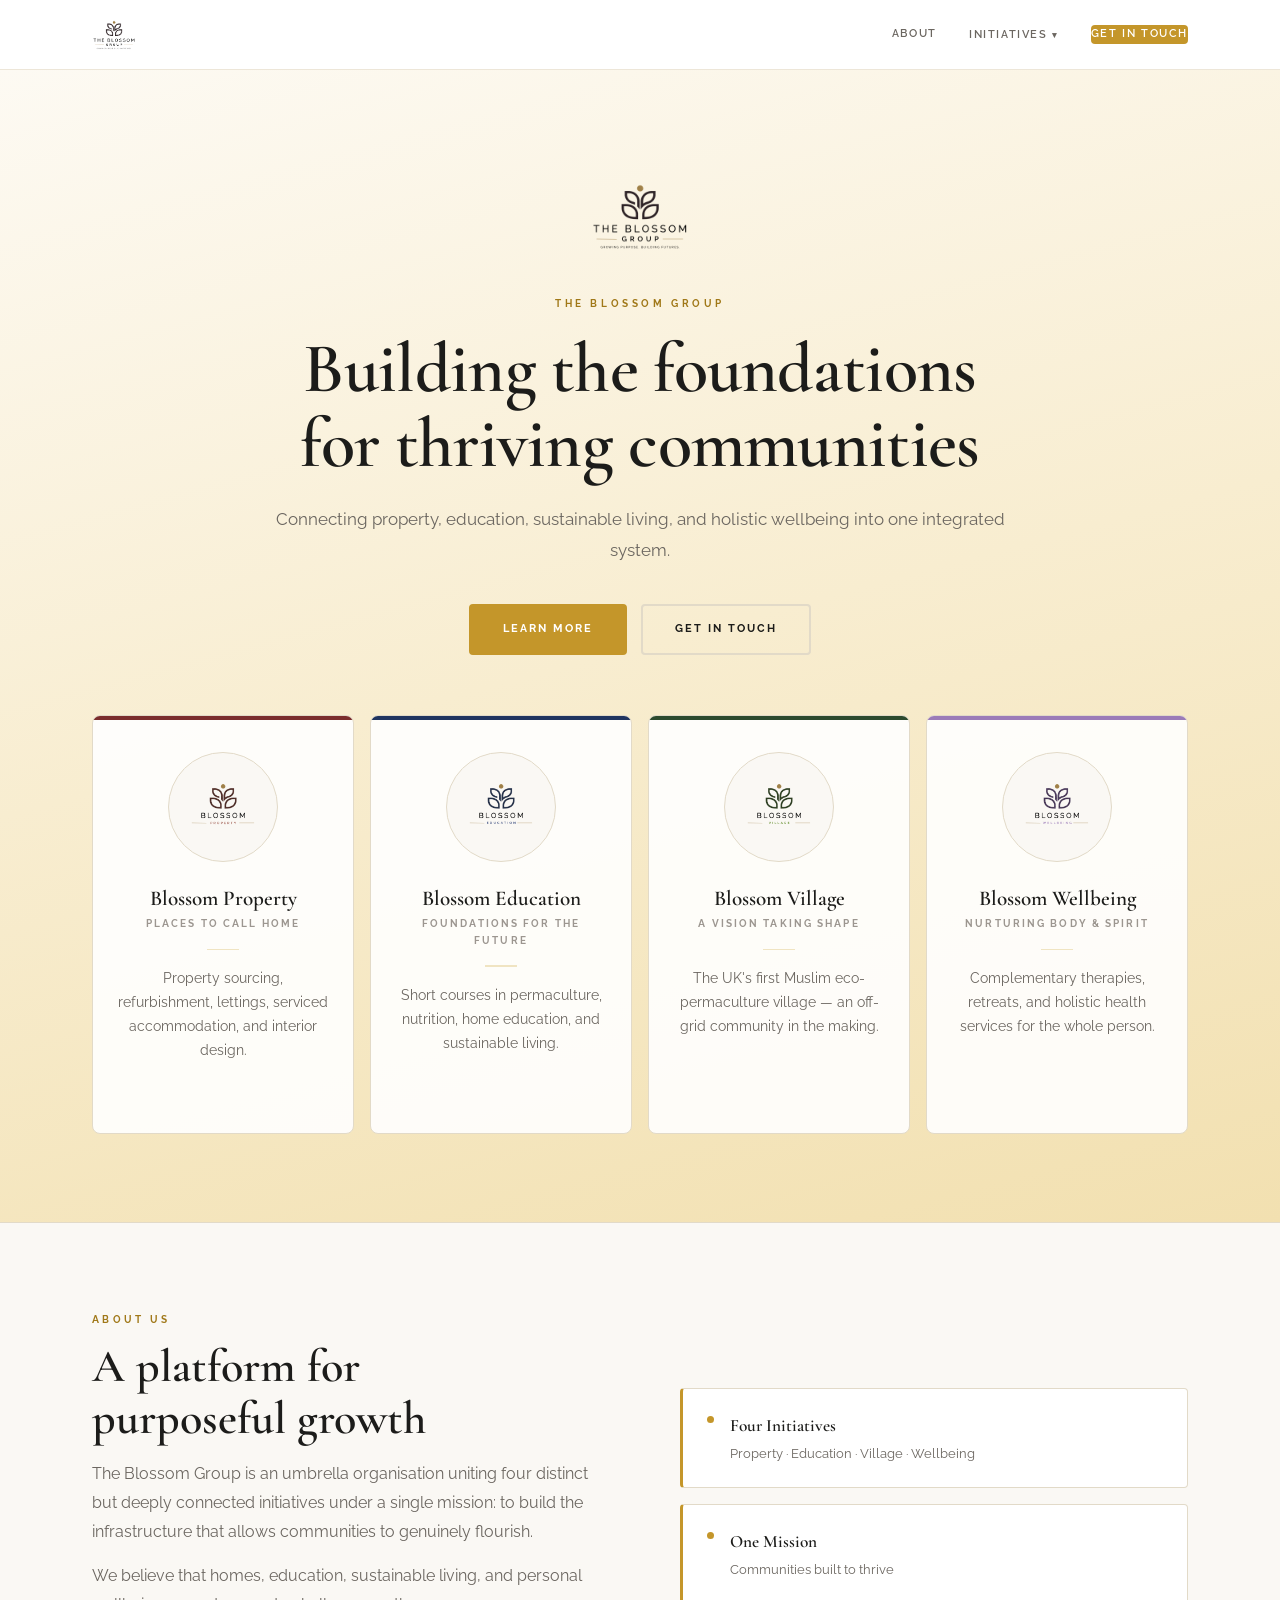
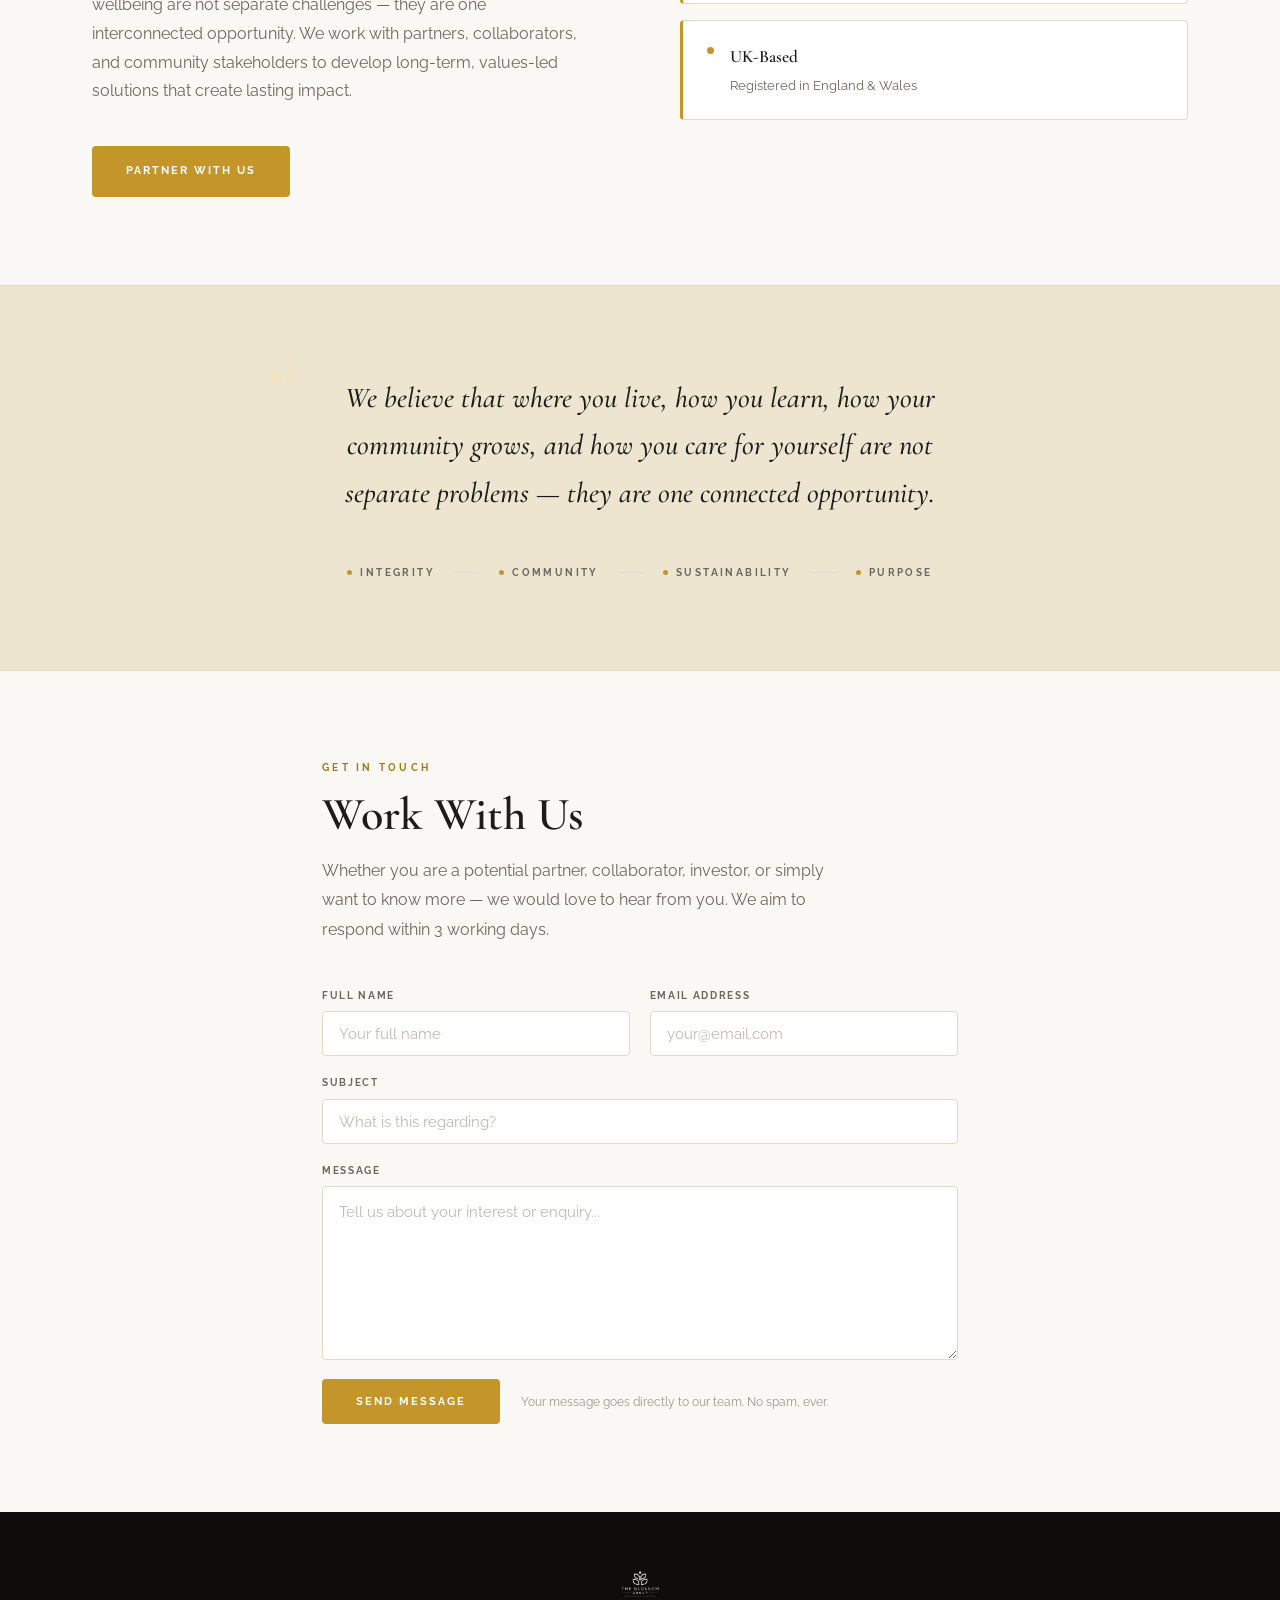
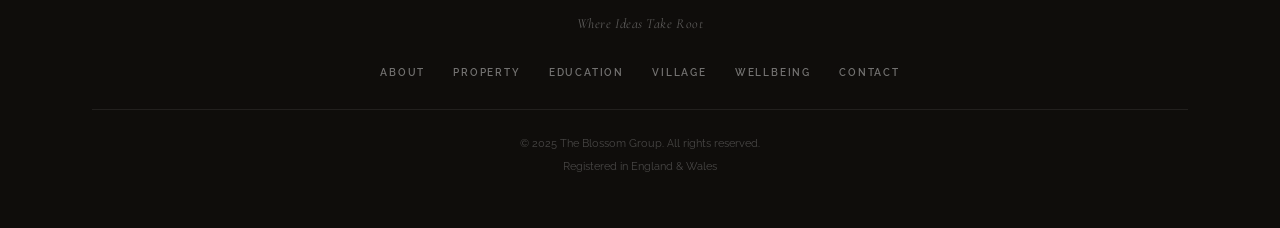
<file: index.html>
<!DOCTYPE html>
<html lang="en">
<head>
  <meta charset="UTF-8" />
  <meta name="viewport" content="width=device-width, initial-scale=1.0" />
  <title>The Blossom Group</title>
  <meta name="description" content="Connecting property, education, sustainable living, and holistic wellbeing into one integrated system for thriving communities." />
  <link rel="preconnect" href="https://fonts.googleapis.com" />
  <link rel="preconnect" href="https://fonts.gstatic.com" crossorigin />
  <link href="https://fonts.googleapis.com/css2?family=Cormorant+Garamond:ital,wght@0,400;0,500;0,600;0,700;1,400;1,500&family=Raleway:wght@300;400;500;600;700&display=swap" rel="stylesheet" />
  <link rel="stylesheet" href="style.css" />
</head>
<body>

  <!-- NAV -->
  <nav class="nav" id="nav">
    <div class="nav__inner container">
      <a href="index.html" class="nav__logo">
        <img src="images/logo.png" alt="The Blossom Group — Home" />
      </a>
      <ul class="nav__links" id="navLinks">
        <li><a href="#about">About</a></li>
        <li class="nav__dropdown-wrap" id="initiativesDd">
          <button class="nav__dropdown-toggle" id="initiativesBtn" aria-haspopup="true" aria-expanded="false">
            Initiatives <span class="nav__caret" aria-hidden="true">▾</span>
          </button>
          <ul class="nav__dropdown-menu" role="menu">
            <li role="none"><a href="property.html"  class="nav__dropdown-item nav__dd--property"  role="menuitem"><span class="nav__dd-dot"></span>Blossom Property</a></li>
            <li role="none"><a href="education.html" class="nav__dropdown-item nav__dd--education" role="menuitem"><span class="nav__dd-dot"></span>Blossom Education</a></li>
            <li role="none"><a href="village.html"   class="nav__dropdown-item nav__dd--village"   role="menuitem"><span class="nav__dd-dot"></span>Blossom Village</a></li>
            <li role="none"><a href="wellbeing.html" class="nav__dropdown-item nav__dd--wellbeing" role="menuitem"><span class="nav__dd-dot"></span>Blossom Wellbeing</a></li>
          </ul>
        </li>
        <li><a href="#contact" class="nav__cta">Get in Touch</a></li>
      </ul>
      <button class="nav__hamburger" id="hamburger" aria-label="Toggle menu" aria-expanded="false">
        <span></span><span></span><span></span>
      </button>
    </div>
  </nav>

  <!-- HERO -->
  <section class="hero" id="home">
    <div class="container">

      <!-- Text stack with parent logo prominent above -->
      <div class="hero__text fade-section">
        <img src="images/logo.png" alt="The Blossom Group" class="hero__logo" />
        <p class="hero__eyebrow">The Blossom Group</p>
        <h1 class="hero__headline">Building the foundations<br>for thriving communities</h1>
        <p class="hero__desc">
          Connecting property, education, sustainable living, and holistic wellbeing
          into one integrated system.
        </p>
        <div class="hero__ctas">
          <a href="#about" class="btn btn--primary">Learn More</a>
          <a href="#contact" class="btn btn--ghost">Get in Touch</a>
        </div>
      </div>

      <!-- Platform cards — large centred logo, name, description -->
      <div class="platform-row fade-section">

        <a href="property.html" class="pcard pcard--property">
          <div class="pcard__gradient" aria-hidden="true"></div>
          <div class="pcard__top-bar"></div>
          <div class="pcard__content">
            <div class="pcard__logo-wrap">
              <img src="images/logo-property.png" alt="Blossom Property" class="pcard__logo" />
            </div>
            <div class="pcard__body">
              <h3 class="pcard__name">Blossom Property</h3>
              <p class="pcard__sub">Places to call home</p>
              <div class="pcard__rule"></div>
              <p class="pcard__desc">Property sourcing, refurbishment, lettings, serviced accommodation, and interior design.</p>
            </div>
            <span class="pcard__arrow" aria-hidden="true">Explore &#8594;</span>
          </div>
        </a>

        <a href="education.html" class="pcard pcard--education">
          <div class="pcard__gradient" aria-hidden="true"></div>
          <div class="pcard__top-bar"></div>
          <div class="pcard__content">
            <div class="pcard__logo-wrap">
              <img src="images/logo-education.png" alt="Blossom Education" class="pcard__logo" />
            </div>
            <div class="pcard__body">
              <h3 class="pcard__name">Blossom Education</h3>
              <p class="pcard__sub">Foundations for the future</p>
              <div class="pcard__rule"></div>
              <p class="pcard__desc">Short courses in permaculture, nutrition, home education, and sustainable living.</p>
            </div>
            <span class="pcard__arrow" aria-hidden="true">Explore &#8594;</span>
          </div>
        </a>

        <a href="village.html" class="pcard pcard--village">
          <div class="pcard__gradient" aria-hidden="true"></div>
          <div class="pcard__top-bar"></div>
          <div class="pcard__content">
            <div class="pcard__logo-wrap">
              <img src="images/logo-village.png" alt="Blossom Village" class="pcard__logo" />
            </div>
            <div class="pcard__body">
              <h3 class="pcard__name">Blossom Village</h3>
              <p class="pcard__sub">A vision taking shape</p>
              <div class="pcard__rule"></div>
              <p class="pcard__desc">The UK's first Muslim eco-permaculture village — an off-grid community in the making.</p>
            </div>
            <span class="pcard__arrow" aria-hidden="true">Explore &#8594;</span>
          </div>
        </a>

        <a href="wellbeing.html" class="pcard pcard--wellbeing">
          <div class="pcard__gradient" aria-hidden="true"></div>
          <div class="pcard__top-bar"></div>
          <div class="pcard__content">
            <div class="pcard__logo-wrap">
              <img src="images/logo-wellbeing.png" alt="Blossom Wellbeing" class="pcard__logo" />
            </div>
            <div class="pcard__body">
              <h3 class="pcard__name">Blossom Wellbeing</h3>
              <p class="pcard__sub">Nurturing body &amp; spirit</p>
              <div class="pcard__rule"></div>
              <p class="pcard__desc">Complementary therapies, retreats, and holistic health services for the whole person.</p>
            </div>
            <span class="pcard__arrow" aria-hidden="true">Explore &#8594;</span>
          </div>
        </a>

      </div>
    </div>
  </section>

  <!-- ABOUT -->
  <section class="about fade-section" id="about">
    <div class="container about__inner">
      <div class="about__text">
        <p class="section-label">About Us</p>
        <h2 class="section-title">A platform for<br>purposeful growth</h2>
        <p class="about__body">The Blossom Group is an umbrella organisation uniting four distinct but deeply connected initiatives under a single mission: to build the infrastructure that allows communities to genuinely flourish.</p>
        <p class="about__body">We believe that homes, education, sustainable living, and personal wellbeing are not separate challenges — they are one interconnected opportunity. We work with partners, collaborators, and community stakeholders to develop long-term, values-led solutions that create lasting impact.</p>
        <a href="#contact" class="btn btn--primary" style="margin-top:1.5rem">Partner With Us</a>
      </div>
      <div class="about__cards">
        <div class="about__card"><div class="about__card-dot"></div><div><p class="about__card-title">Four Initiatives</p><p class="about__card-sub">Property · Education · Village · Wellbeing</p></div></div>
        <div class="about__card"><div class="about__card-dot"></div><div><p class="about__card-title">One Mission</p><p class="about__card-sub">Communities built to thrive</p></div></div>
        <div class="about__card"><div class="about__card-dot"></div><div><p class="about__card-title">UK-Based</p><p class="about__card-sub">Registered in England &amp; Wales</p></div></div>
      </div>
    </div>
  </section>

  <!-- MISSION -->
  <section class="mission fade-section" id="mission">
    <div class="container mission__inner">
      <div class="mission__quote-wrap">
        <span class="mission__open-quote" aria-hidden="true">&ldquo;</span>
        <blockquote class="mission__quote">We believe that where you live, how you learn, how your community grows, and how you care for yourself are not separate problems — they are one connected opportunity.</blockquote>
      </div>
      <div class="mission__values">
        <div class="mission__value"><div class="mission__dot"></div><span>Integrity</span></div>
        <div class="mission__divider" aria-hidden="true"></div>
        <div class="mission__value"><div class="mission__dot"></div><span>Community</span></div>
        <div class="mission__divider" aria-hidden="true"></div>
        <div class="mission__value"><div class="mission__dot"></div><span>Sustainability</span></div>
        <div class="mission__divider" aria-hidden="true"></div>
        <div class="mission__value"><div class="mission__dot"></div><span>Purpose</span></div>
      </div>
    </div>
  </section>

  <!-- CONTACT -->
  <section class="contact fade-section" id="contact">
    <div class="container contact__inner">
      <div class="contact__header">
        <p class="section-label">Get in Touch</p>
        <h2 class="section-title">Work With Us</h2>
        <p class="section-intro">Whether you are a potential partner, collaborator, investor, or simply want to know more — we would love to hear from you. We aim to respond within 3 working days.</p>
      </div>
      <form class="contact__form" action="https://formspree.io/f/maqvowon" method="POST">
        <div class="form-row">
          <div class="form-group"><label for="name">Full Name</label><input type="text" id="name" name="name" placeholder="Your full name" required /></div>
          <div class="form-group"><label for="email">Email Address</label><input type="email" id="email" name="email" placeholder="your@email.com" required /></div>
        </div>
        <div class="form-group"><label for="subject">Subject</label><input type="text" id="subject" name="subject" placeholder="What is this regarding?" /></div>
        <div class="form-group"><label for="message">Message</label><textarea id="message" name="message" rows="6" placeholder="Tell us about your interest or enquiry..." required></textarea></div>
        <div class="form-footer">
          <button type="submit" class="btn btn--primary">Send Message</button>
          <p class="form-note">Your message goes directly to our team. No spam, ever.</p>
        </div>
      </form>
    </div>
  </section>

  <!-- FOOTER -->
  <footer class="footer">
    <div class="container footer__inner">
      <div class="footer__brand">
        <img src="images/logo.png" alt="The Blossom Group" class="footer__logo" />
        <p class="footer__tagline">Where Ideas Take Root</p>
      </div>
      <nav class="footer__nav" aria-label="Footer navigation">
        <a href="#about">About</a>
        <a href="property.html">Property</a>
        <a href="education.html">Education</a>
        <a href="village.html">Village</a>
        <a href="wellbeing.html">Wellbeing</a>
        <a href="#contact">Contact</a>
      </nav>
      <div class="footer__bottom">
        <p>© 2025 The Blossom Group. All rights reserved.</p>
        <p>Registered in England &amp; Wales</p>
      </div>
    </div>
  </footer>

  <script src="nav.js"></script>
</body>
</html>
</file>
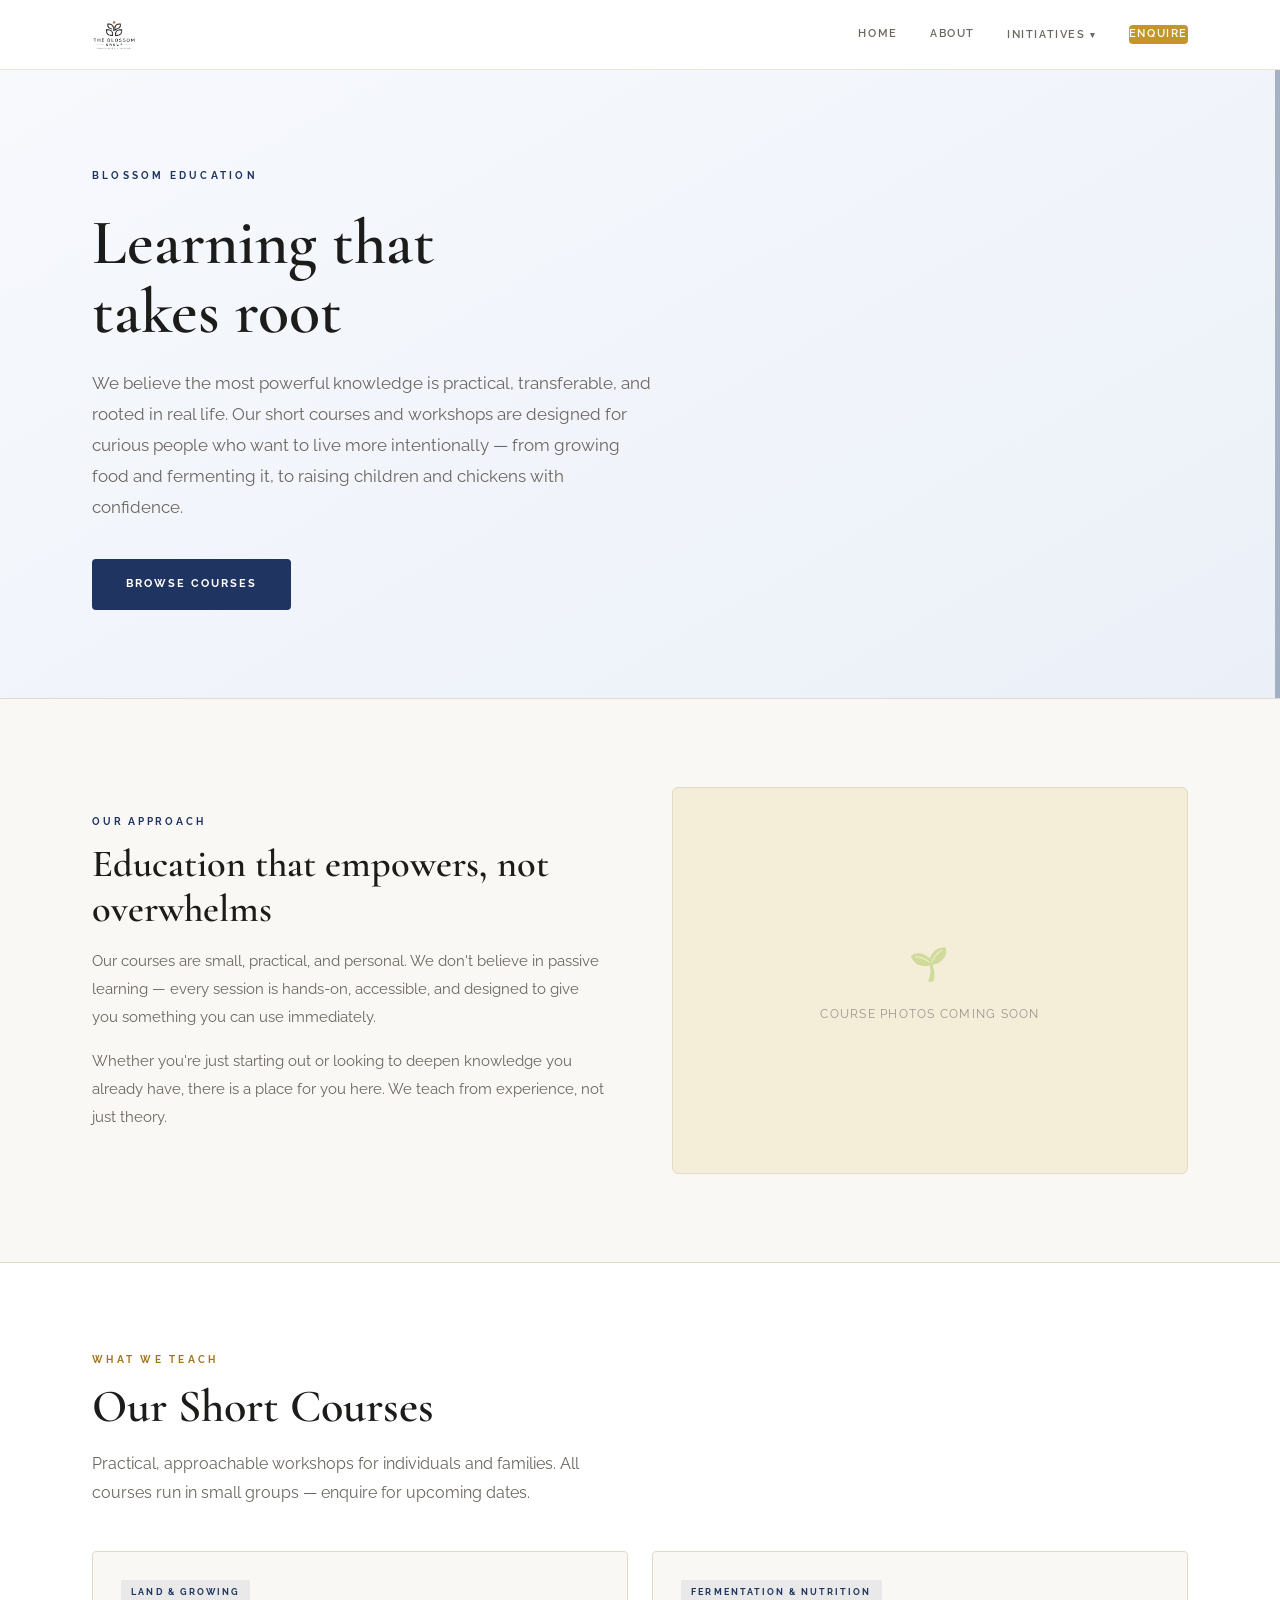
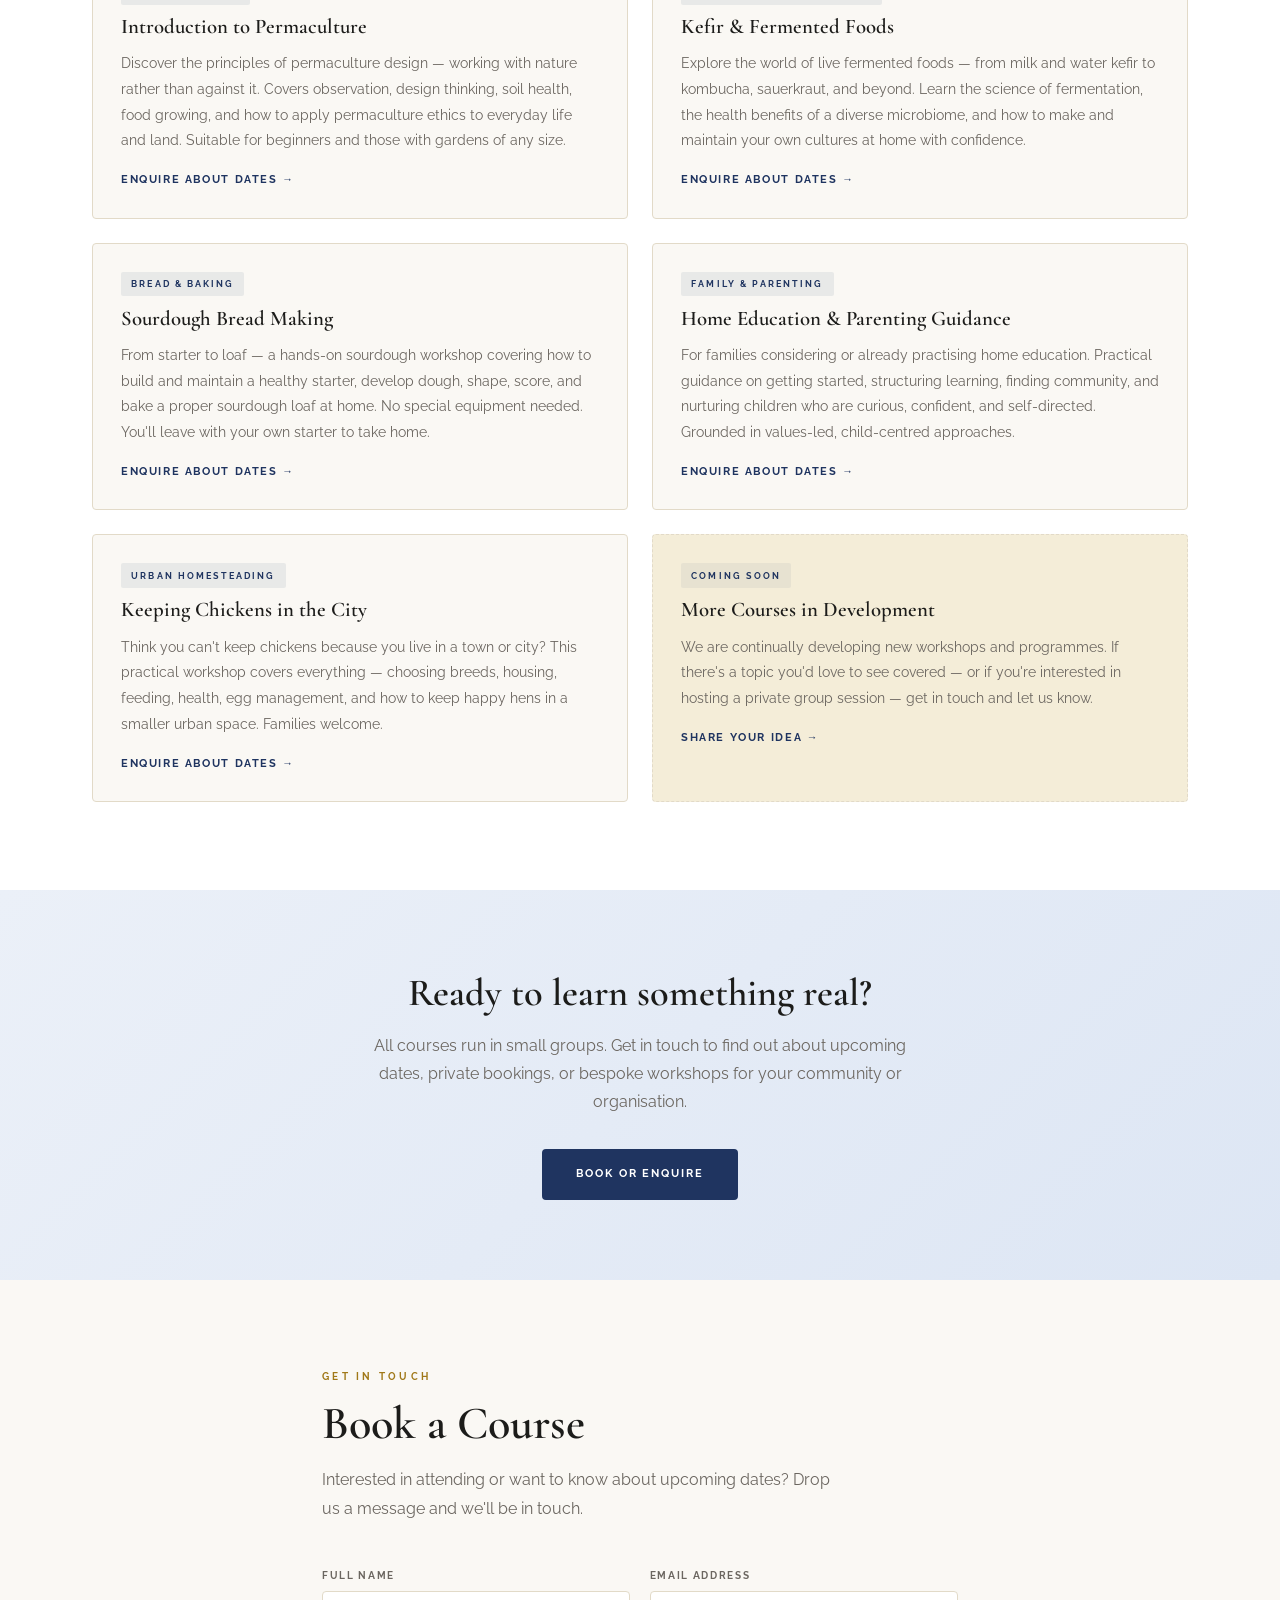
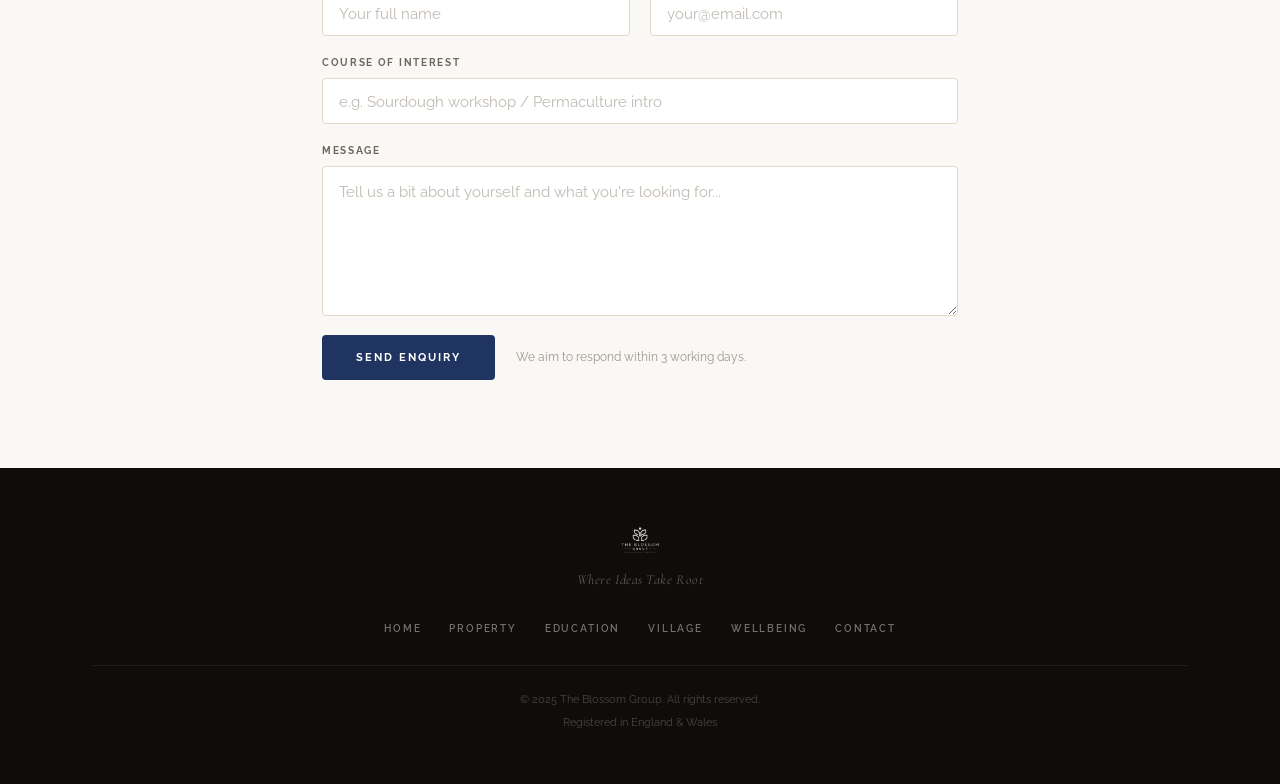
<file: education.html>
<!DOCTYPE html>
<html lang="en">
<head>
  <meta charset="UTF-8" /><meta name="viewport" content="width=device-width, initial-scale=1.0" />
  <title>Blossom Education — The Blossom Group</title>
  <meta name="description" content="Short courses in permaculture, nutrition, home education, and sustainable living from Blossom Education." />
  <link rel="preconnect" href="https://fonts.googleapis.com" /><link rel="preconnect" href="https://fonts.gstatic.com" crossorigin />
  <link href="https://fonts.googleapis.com/css2?family=Cormorant+Garamond:ital,wght@0,400;0,500;0,600;0,700;1,400;1,500&family=Raleway:wght@300;400;500;600;700&display=swap" rel="stylesheet" />
  <link rel="stylesheet" href="style.css" />
</head>
<body>

  <nav class="nav" id="nav">
    <div class="nav__inner container">
      <a href="index.html" class="nav__logo"><img src="images/logo.png" alt="The Blossom Group — Home" /></a>
      <ul class="nav__links" id="navLinks">
        <li><a href="index.html">Home</a></li>
        <li><a href="index.html#about">About</a></li>
        <li class="nav__dropdown-wrap" id="initiativesDd">
          <button class="nav__dropdown-toggle nav__active" id="initiativesBtn" aria-haspopup="true" aria-expanded="false">Initiatives <span class="nav__caret" aria-hidden="true">▾</span></button>
          <ul class="nav__dropdown-menu" role="menu">
            <li role="none"><a href="property.html" class="nav__dropdown-item nav__dd--property" role="menuitem"><span class="nav__dd-dot"></span>Blossom Property</a></li>
            <li role="none"><a href="education.html" class="nav__dropdown-item nav__dd--education nav__active" role="menuitem"><span class="nav__dd-dot"></span>Blossom Education</a></li>
            <li role="none"><a href="village.html" class="nav__dropdown-item nav__dd--village" role="menuitem"><span class="nav__dd-dot"></span>Blossom Village</a></li>
            <li role="none"><a href="wellbeing.html" class="nav__dropdown-item nav__dd--wellbeing" role="menuitem"><span class="nav__dd-dot"></span>Blossom Wellbeing</a></li>
          </ul>
        </li>
        <li><a href="#contact" class="nav__cta">Enquire</a></li>
      </ul>
      <button class="nav__hamburger" id="hamburger" aria-label="Toggle menu" aria-expanded="false"><span></span><span></span><span></span></button>
    </div>
  </nav>

  <section class="page-hero page-hero--education fade-section">
    <div class="page-hero__accent" aria-hidden="true"></div>
    <div class="container">
      <div class="page-hero__inner">
        <span class="page-hero__eyebrow">Blossom Education</span>
        <h1 class="page-hero__headline">Learning that<br>takes root</h1>
        <p class="page-hero__desc">We believe the most powerful knowledge is practical, transferable, and rooted in real life. Our short courses and workshops are designed for curious people who want to live more intentionally — from growing food and fermenting it, to raising children and chickens with confidence.</p>
        <a href="#courses" class="btn btn--education">Browse Courses</a>
      </div>
    </div>
  </section>

  <section class="showcase fade-section" style="background: var(--bg-soft); border-top: 1px solid var(--border);">
    <div class="container showcase__inner">
      <div class="showcase__text">
        <p class="showcase__label" style="color: var(--education)">Our Approach</p>
        <h2 class="showcase__title">Education that empowers, not overwhelms</h2>
        <p class="showcase__body">Our courses are small, practical, and personal. We don't believe in passive learning — every session is hands-on, accessible, and designed to give you something you can use immediately.</p>
        <p class="showcase__body">Whether you're just starting out or looking to deepen knowledge you already have, there is a place for you here. We teach from experience, not just theory.</p>
      </div>
      <div class="showcase__visual"><span class="showcase__visual-icon">🌱</span><span>Course photos coming soon</span></div>
    </div>
  </section>

  <section class="courses fade-section" id="courses">
    <div class="container">
      <p class="section-label">What We Teach</p>
      <h2 class="section-title">Our Short Courses</h2>
      <p class="section-intro">Practical, approachable workshops for individuals and families. All courses run in small groups — enquire for upcoming dates.</p>
      <div class="courses__grid">
        <div class="course-card">
          <span class="course-card__tag">Land &amp; Growing</span>
          <h3 class="course-card__title">Introduction to Permaculture</h3>
          <p class="course-card__desc">Discover the principles of permaculture design — working with nature rather than against it. Covers observation, design thinking, soil health, food growing, and how to apply permaculture ethics to everyday life and land. Suitable for beginners and those with gardens of any size.</p>
          <a href="#contact" class="course-card__link">Enquire about dates →</a>
        </div>
        <div class="course-card">
          <span class="course-card__tag">Fermentation &amp; Nutrition</span>
          <h3 class="course-card__title">Kefir &amp; Fermented Foods</h3>
          <p class="course-card__desc">Explore the world of live fermented foods — from milk and water kefir to kombucha, sauerkraut, and beyond. Learn the science of fermentation, the health benefits of a diverse microbiome, and how to make and maintain your own cultures at home with confidence.</p>
          <a href="#contact" class="course-card__link">Enquire about dates →</a>
        </div>
        <div class="course-card">
          <span class="course-card__tag">Bread &amp; Baking</span>
          <h3 class="course-card__title">Sourdough Bread Making</h3>
          <p class="course-card__desc">From starter to loaf — a hands-on sourdough workshop covering how to build and maintain a healthy starter, develop dough, shape, score, and bake a proper sourdough loaf at home. No special equipment needed. You'll leave with your own starter to take home.</p>
          <a href="#contact" class="course-card__link">Enquire about dates →</a>
        </div>
        <div class="course-card">
          <span class="course-card__tag">Family &amp; Parenting</span>
          <h3 class="course-card__title">Home Education &amp; Parenting Guidance</h3>
          <p class="course-card__desc">For families considering or already practising home education. Practical guidance on getting started, structuring learning, finding community, and nurturing children who are curious, confident, and self-directed. Grounded in values-led, child-centred approaches.</p>
          <a href="#contact" class="course-card__link">Enquire about dates →</a>
        </div>
        <div class="course-card">
          <span class="course-card__tag">Urban Homesteading</span>
          <h3 class="course-card__title">Keeping Chickens in the City</h3>
          <p class="course-card__desc">Think you can't keep chickens because you live in a town or city? This practical workshop covers everything — choosing breeds, housing, feeding, health, egg management, and how to keep happy hens in a smaller urban space. Families welcome.</p>
          <a href="#contact" class="course-card__link">Enquire about dates →</a>
        </div>
        <div class="course-card" style="background: var(--bg-warm); border-style: dashed;">
          <span class="course-card__tag" style="background: rgba(31,52,96,0.06)">Coming Soon</span>
          <h3 class="course-card__title">More Courses in Development</h3>
          <p class="course-card__desc">We are continually developing new workshops and programmes. If there's a topic you'd love to see covered — or if you're interested in hosting a private group session — get in touch and let us know.</p>
          <a href="#contact" class="course-card__link">Share your idea →</a>
        </div>
      </div>
    </div>
  </section>

  <section class="cta-band cta-band--education fade-section">
    <div class="cta-band__inner">
      <h2 class="cta-band__title">Ready to learn something real?</h2>
      <p class="cta-band__body">All courses run in small groups. Get in touch to find out about upcoming dates, private bookings, or bespoke workshops for your community or organisation.</p>
      <a href="#contact" class="btn btn--education">Book or Enquire</a>
    </div>
  </section>

  <section class="contact fade-section" id="contact">
    <div class="container contact__inner">
      <div class="contact__header">
        <p class="section-label">Get in Touch</p>
        <h2 class="section-title">Book a Course</h2>
        <p class="section-intro">Interested in attending or want to know about upcoming dates? Drop us a message and we'll be in touch.</p>
      </div>
      <form class="contact__form" action="https://formspree.io/f/maqvowon" method="POST">
        <input type="hidden" name="initiative" value="Blossom Education" />
        <div class="form-row">
          <div class="form-group"><label for="name">Full Name</label><input type="text" id="name" name="name" placeholder="Your full name" required /></div>
          <div class="form-group"><label for="email">Email Address</label><input type="email" id="email" name="email" placeholder="your@email.com" required /></div>
        </div>
        <div class="form-group"><label for="subject">Course of Interest</label><input type="text" id="subject" name="subject" placeholder="e.g. Sourdough workshop / Permaculture intro" /></div>
        <div class="form-group"><label for="message">Message</label><textarea id="message" name="message" rows="5" placeholder="Tell us a bit about yourself and what you're looking for..." required></textarea></div>
        <div class="form-footer">
          <button type="submit" class="btn btn--education">Send Enquiry</button>
          <p class="form-note">We aim to respond within 3 working days.</p>
        </div>
      </form>
    </div>
  </section>

  <footer class="footer">
    <div class="container footer__inner">
      <div class="footer__brand"><img src="images/logo.png" alt="The Blossom Group" class="footer__logo" /><p class="footer__tagline">Where Ideas Take Root</p></div>
      <nav class="footer__nav" aria-label="Footer navigation">
        <a href="index.html">Home</a><a href="property.html">Property</a><a href="education.html">Education</a><a href="village.html">Village</a><a href="wellbeing.html">Wellbeing</a><a href="#contact">Contact</a>
      </nav>
      <div class="footer__bottom"><p>© 2025 The Blossom Group. All rights reserved.</p><p>Registered in England &amp; Wales</p></div>
    </div>
  </footer>
  <script src="nav.js"></script>
</body>
</html>
</file>
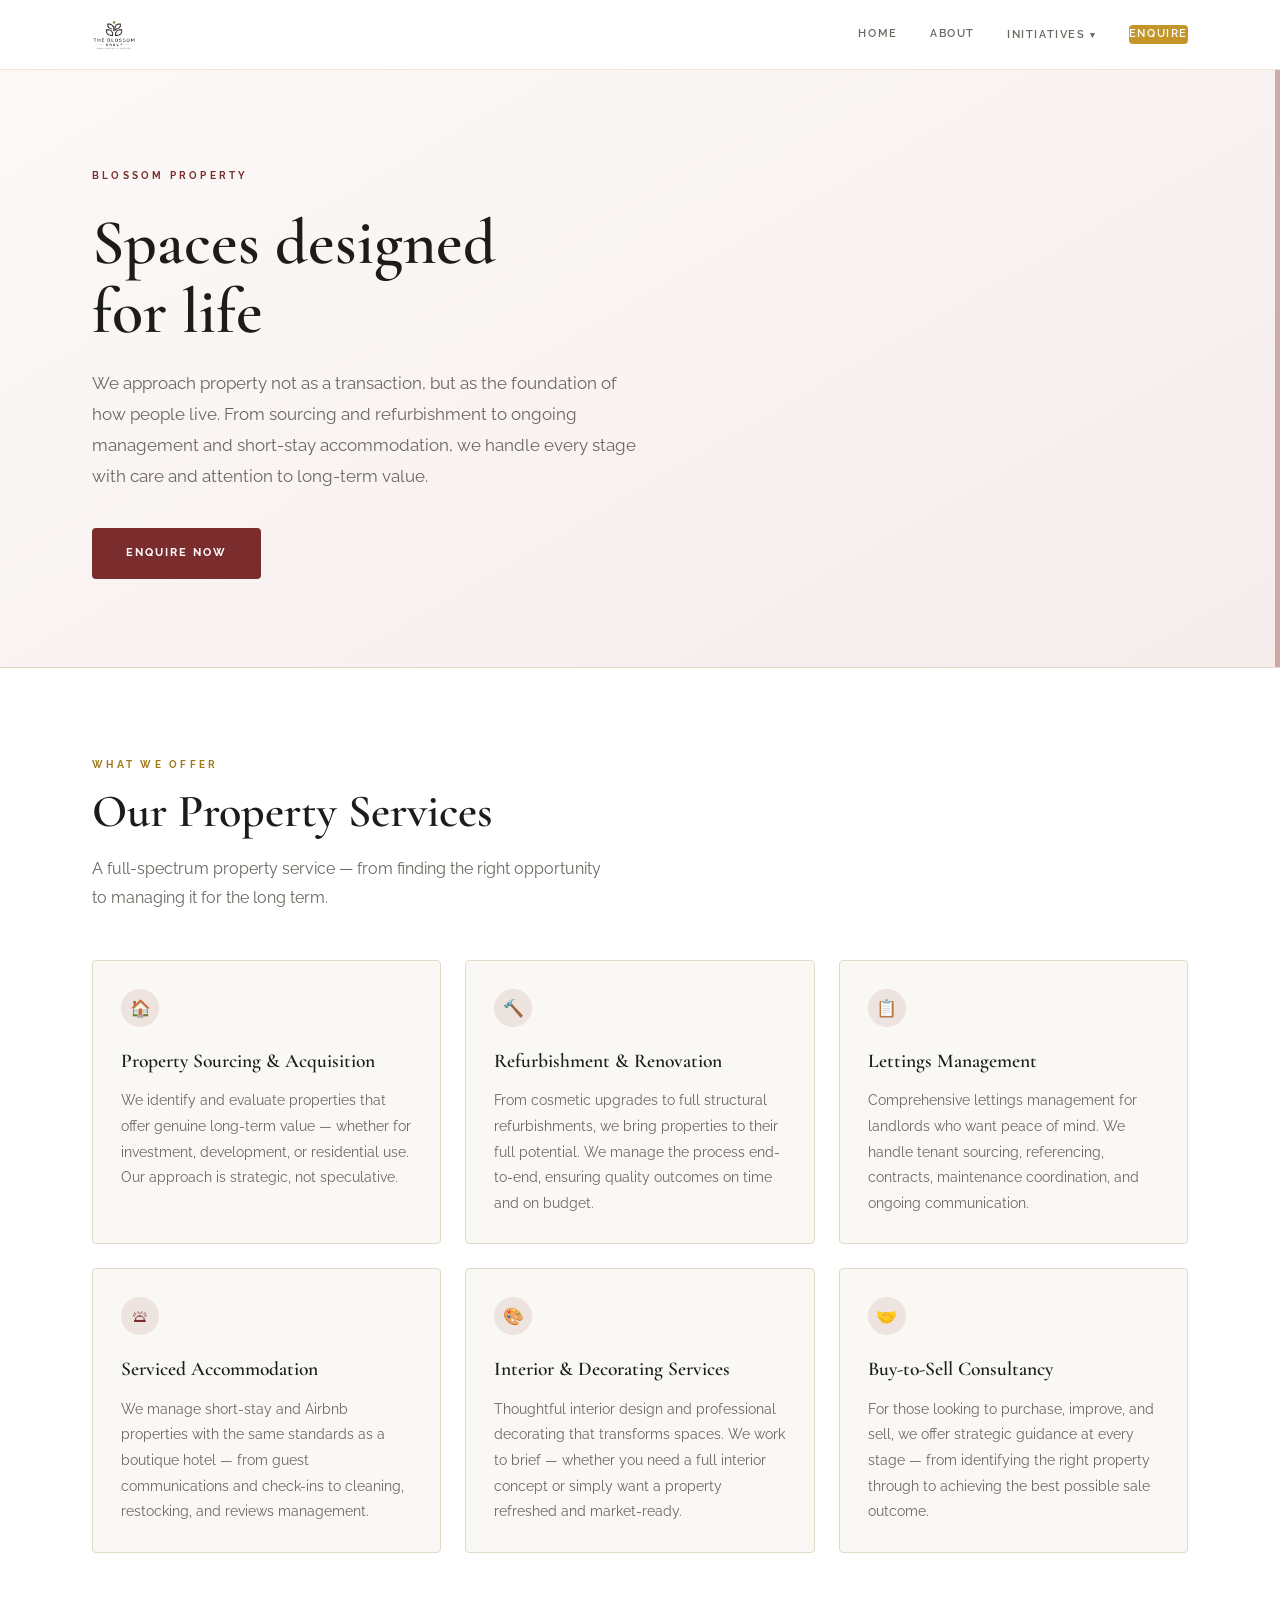
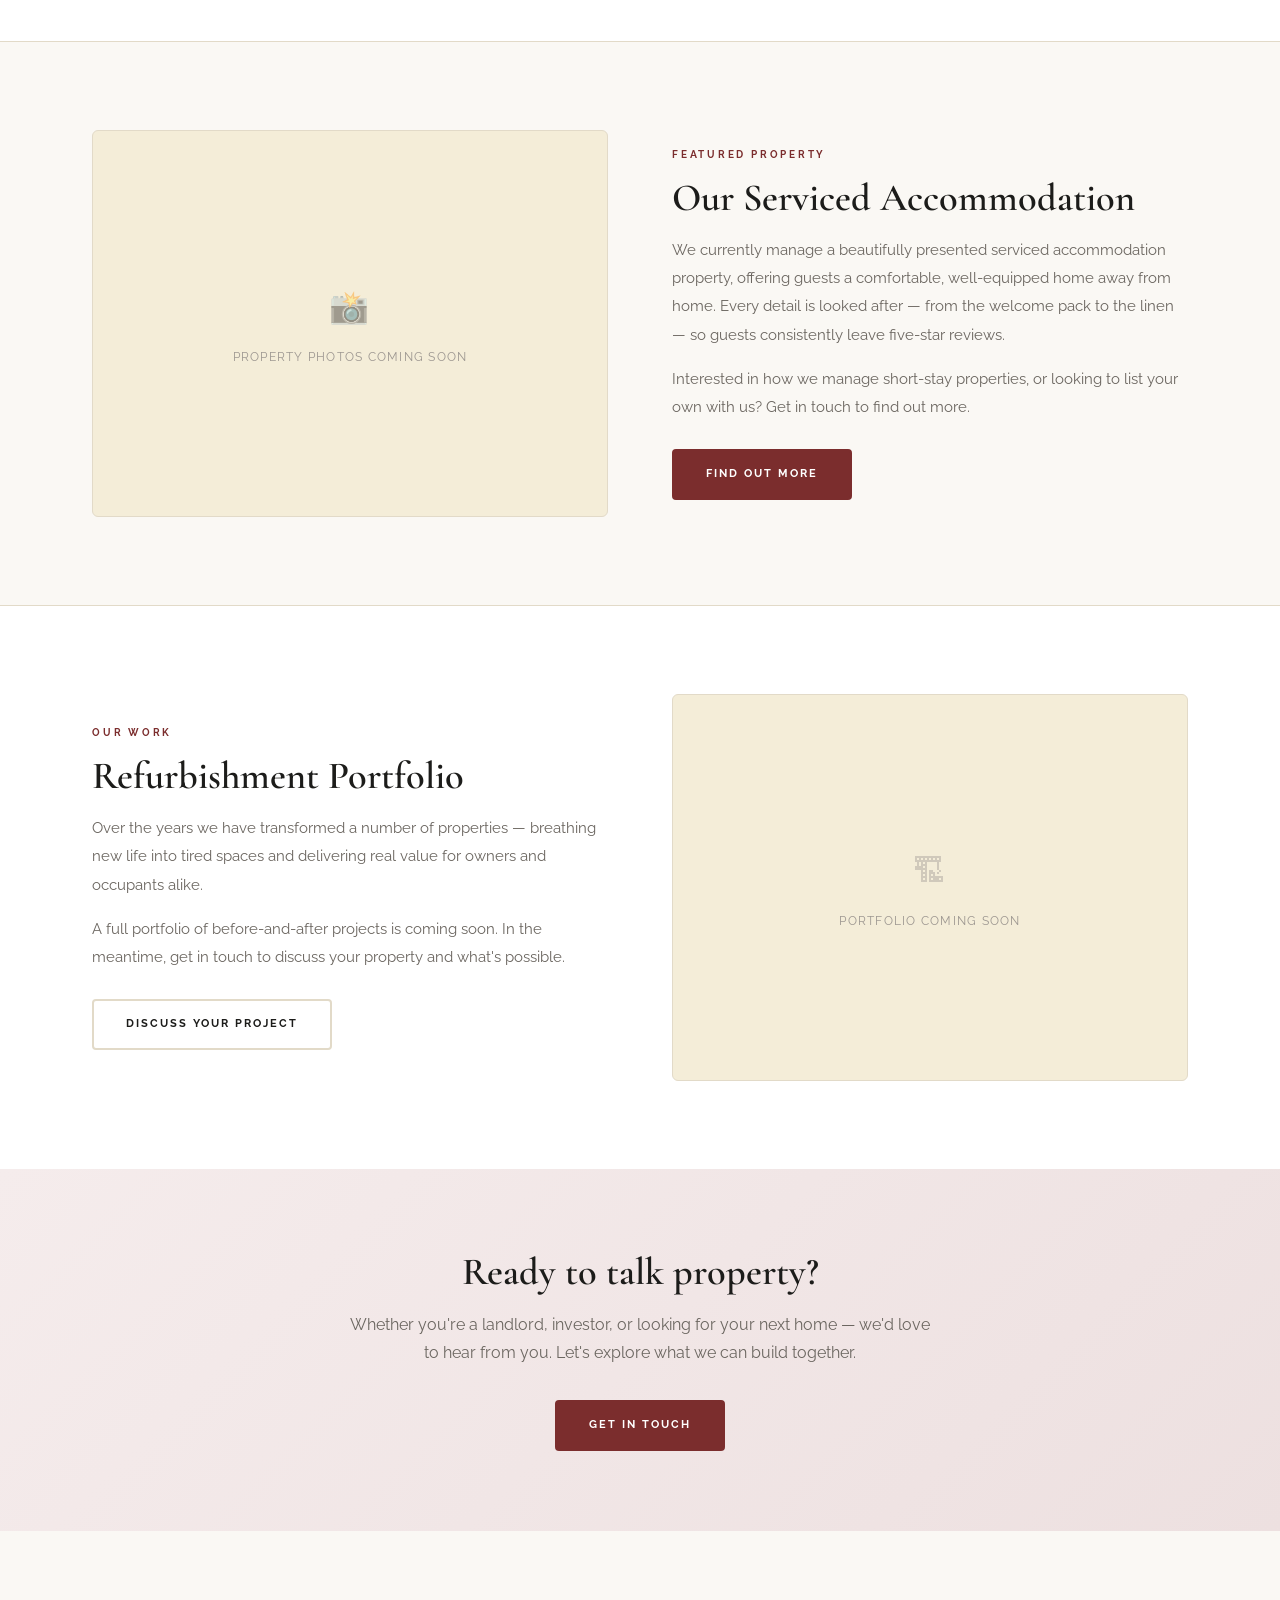
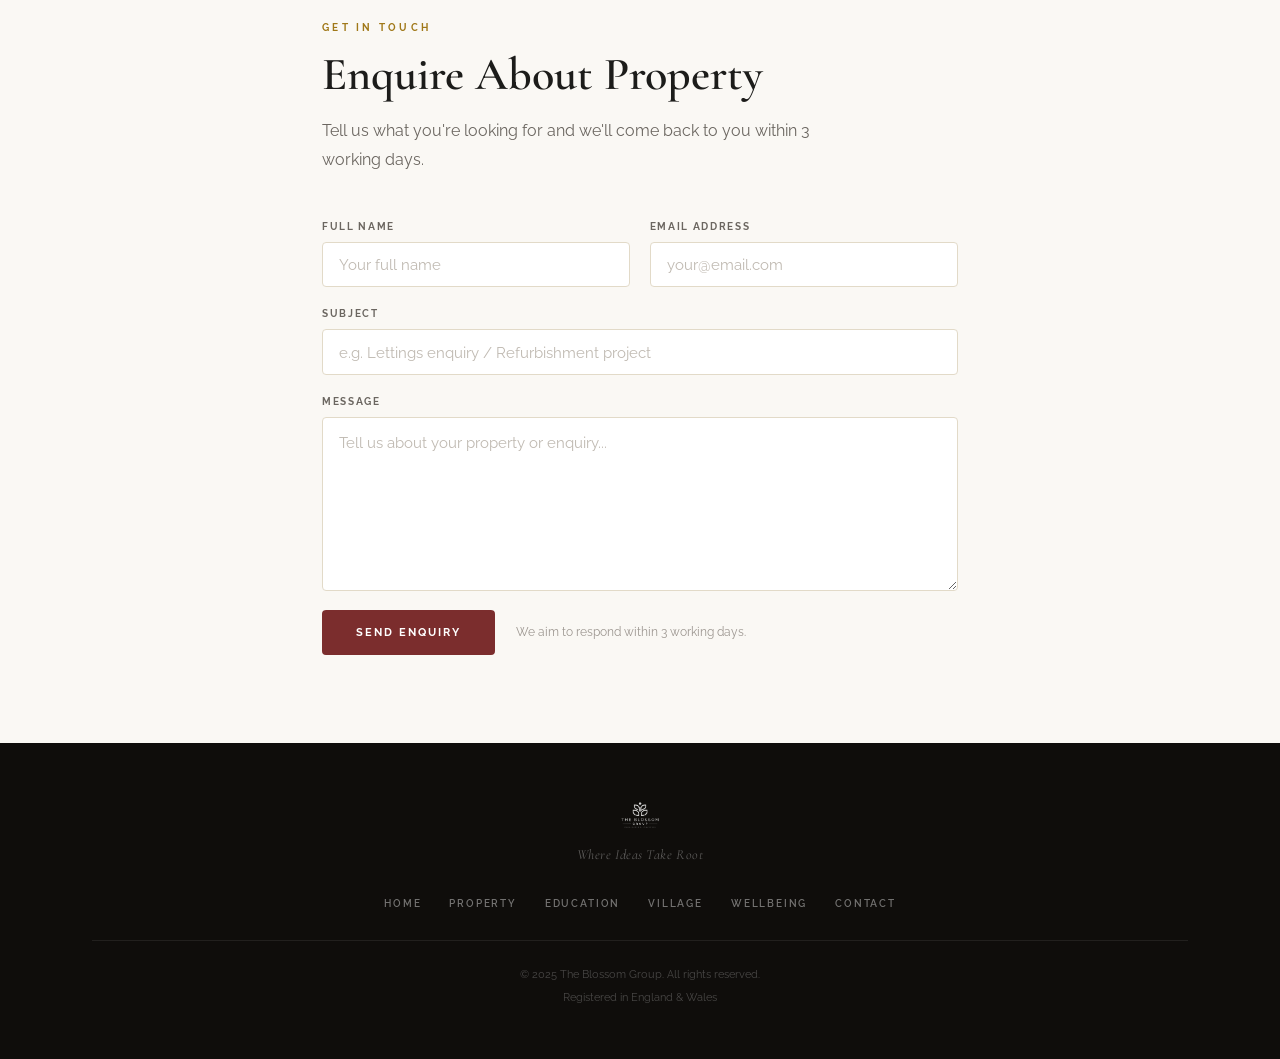
<file: property.html>
<!DOCTYPE html>
<html lang="en">
<head>
  <meta charset="UTF-8" /><meta name="viewport" content="width=device-width, initial-scale=1.0" />
  <title>Blossom Property — The Blossom Group</title>
  <meta name="description" content="Property sourcing, refurbishment, lettings management, serviced accommodation and decorating services from Blossom Property." />
  <link rel="preconnect" href="https://fonts.googleapis.com" /><link rel="preconnect" href="https://fonts.gstatic.com" crossorigin />
  <link href="https://fonts.googleapis.com/css2?family=Cormorant+Garamond:ital,wght@0,400;0,500;0,600;0,700;1,400;1,500&family=Raleway:wght@300;400;500;600;700&display=swap" rel="stylesheet" />
  <link rel="stylesheet" href="style.css" />
</head>
<body>

  <nav class="nav" id="nav">
    <div class="nav__inner container">
      <a href="index.html" class="nav__logo"><img src="images/logo.png" alt="The Blossom Group — Home" /></a>
      <ul class="nav__links" id="navLinks">
        <li><a href="index.html">Home</a></li>
        <li><a href="index.html#about">About</a></li>
        <li class="nav__dropdown-wrap" id="initiativesDd">
          <button class="nav__dropdown-toggle nav__active" id="initiativesBtn" aria-haspopup="true" aria-expanded="false">Initiatives <span class="nav__caret" aria-hidden="true">▾</span></button>
          <ul class="nav__dropdown-menu" role="menu">
            <li role="none"><a href="property.html" class="nav__dropdown-item nav__dd--property nav__active" role="menuitem"><span class="nav__dd-dot"></span>Blossom Property</a></li>
            <li role="none"><a href="education.html" class="nav__dropdown-item nav__dd--education" role="menuitem"><span class="nav__dd-dot"></span>Blossom Education</a></li>
            <li role="none"><a href="village.html" class="nav__dropdown-item nav__dd--village" role="menuitem"><span class="nav__dd-dot"></span>Blossom Village</a></li>
            <li role="none"><a href="wellbeing.html" class="nav__dropdown-item nav__dd--wellbeing" role="menuitem"><span class="nav__dd-dot"></span>Blossom Wellbeing</a></li>
          </ul>
        </li>
        <li><a href="#contact" class="nav__cta">Enquire</a></li>
      </ul>
      <button class="nav__hamburger" id="hamburger" aria-label="Toggle menu" aria-expanded="false"><span></span><span></span><span></span></button>
    </div>
  </nav>

  <section class="page-hero page-hero--property fade-section">
    <div class="page-hero__accent" aria-hidden="true"></div>
    <div class="container">
      <div class="page-hero__inner">
        <span class="page-hero__eyebrow">Blossom Property</span>
        <h1 class="page-hero__headline">Spaces designed<br>for life</h1>
        <p class="page-hero__desc">We approach property not as a transaction, but as the foundation of how people live. From sourcing and refurbishment to ongoing management and short-stay accommodation, we handle every stage with care and attention to long-term value.</p>
        <a href="#contact" class="btn btn--property">Enquire Now</a>
      </div>
    </div>
  </section>

  <section class="services fade-section">
    <div class="container">
      <p class="section-label">What We Offer</p>
      <h2 class="section-title">Our Property Services</h2>
      <p class="section-intro">A full-spectrum property service — from finding the right opportunity to managing it for the long term.</p>
      <div class="services__grid">
        <div class="service-card service-card--property">
          <div class="service-card__icon">🏠</div>
          <h3 class="service-card__title">Property Sourcing &amp; Acquisition</h3>
          <p class="service-card__desc">We identify and evaluate properties that offer genuine long-term value — whether for investment, development, or residential use. Our approach is strategic, not speculative.</p>
        </div>
        <div class="service-card service-card--property">
          <div class="service-card__icon">🔨</div>
          <h3 class="service-card__title">Refurbishment &amp; Renovation</h3>
          <p class="service-card__desc">From cosmetic upgrades to full structural refurbishments, we bring properties to their full potential. We manage the process end-to-end, ensuring quality outcomes on time and on budget.</p>
        </div>
        <div class="service-card service-card--property">
          <div class="service-card__icon">📋</div>
          <h3 class="service-card__title">Lettings Management</h3>
          <p class="service-card__desc">Comprehensive lettings management for landlords who want peace of mind. We handle tenant sourcing, referencing, contracts, maintenance coordination, and ongoing communication.</p>
        </div>
        <div class="service-card service-card--property">
          <div class="service-card__icon">🛎</div>
          <h3 class="service-card__title">Serviced Accommodation</h3>
          <p class="service-card__desc">We manage short-stay and Airbnb properties with the same standards as a boutique hotel — from guest communications and check-ins to cleaning, restocking, and reviews management.</p>
        </div>
        <div class="service-card service-card--property">
          <div class="service-card__icon">🎨</div>
          <h3 class="service-card__title">Interior &amp; Decorating Services</h3>
          <p class="service-card__desc">Thoughtful interior design and professional decorating that transforms spaces. We work to brief — whether you need a full interior concept or simply want a property refreshed and market-ready.</p>
        </div>
        <div class="service-card service-card--property">
          <div class="service-card__icon">🤝</div>
          <h3 class="service-card__title">Buy-to-Sell Consultancy</h3>
          <p class="service-card__desc">For those looking to purchase, improve, and sell, we offer strategic guidance at every stage — from identifying the right property through to achieving the best possible sale outcome.</p>
        </div>
      </div>
    </div>
  </section>

  <section class="showcase fade-section">
    <div class="container showcase__inner">
      <div class="showcase__visual"><span class="showcase__visual-icon">📸</span><span>Property photos coming soon</span></div>
      <div class="showcase__text">
        <p class="showcase__label showcase__label--property">Featured Property</p>
        <h2 class="showcase__title">Our Serviced Accommodation</h2>
        <p class="showcase__body">We currently manage a beautifully presented serviced accommodation property, offering guests a comfortable, well-equipped home away from home. Every detail is looked after — from the welcome pack to the linen — so guests consistently leave five-star reviews.</p>
        <p class="showcase__body">Interested in how we manage short-stay properties, or looking to list your own with us? Get in touch to find out more.</p>
        <a href="#contact" class="btn btn--property" style="margin-top:0.75rem">Find Out More</a>
      </div>
    </div>
  </section>

  <section class="showcase fade-section" style="background: var(--bg);">
    <div class="container showcase__inner">
      <div class="showcase__text">
        <p class="showcase__label showcase__label--property">Our Work</p>
        <h2 class="showcase__title">Refurbishment Portfolio</h2>
        <p class="showcase__body">Over the years we have transformed a number of properties — breathing new life into tired spaces and delivering real value for owners and occupants alike.</p>
        <p class="showcase__body">A full portfolio of before-and-after projects is coming soon. In the meantime, get in touch to discuss your property and what's possible.</p>
        <a href="#contact" class="btn btn--ghost" style="margin-top:0.75rem">Discuss Your Project</a>
      </div>
      <div class="showcase__visual"><span class="showcase__visual-icon">🏗</span><span>Portfolio coming soon</span></div>
    </div>
  </section>

  <section class="cta-band cta-band--property fade-section">
    <div class="cta-band__inner">
      <h2 class="cta-band__title">Ready to talk property?</h2>
      <p class="cta-band__body">Whether you're a landlord, investor, or looking for your next home — we'd love to hear from you. Let's explore what we can build together.</p>
      <a href="#contact" class="btn btn--property">Get in Touch</a>
    </div>
  </section>

  <section class="contact fade-section" id="contact">
    <div class="container contact__inner">
      <div class="contact__header">
        <p class="section-label">Get in Touch</p>
        <h2 class="section-title">Enquire About Property</h2>
        <p class="section-intro">Tell us what you're looking for and we'll come back to you within 3 working days.</p>
      </div>
      <form class="contact__form" action="https://formspree.io/f/maqvowon" method="POST">
        <input type="hidden" name="initiative" value="Blossom Property" />
        <div class="form-row">
          <div class="form-group"><label for="name">Full Name</label><input type="text" id="name" name="name" placeholder="Your full name" required /></div>
          <div class="form-group"><label for="email">Email Address</label><input type="email" id="email" name="email" placeholder="your@email.com" required /></div>
        </div>
        <div class="form-group"><label for="subject">Subject</label><input type="text" id="subject" name="subject" placeholder="e.g. Lettings enquiry / Refurbishment project" /></div>
        <div class="form-group"><label for="message">Message</label><textarea id="message" name="message" rows="6" placeholder="Tell us about your property or enquiry..." required></textarea></div>
        <div class="form-footer">
          <button type="submit" class="btn btn--property">Send Enquiry</button>
          <p class="form-note">We aim to respond within 3 working days.</p>
        </div>
      </form>
    </div>
  </section>

  <footer class="footer">
    <div class="container footer__inner">
      <div class="footer__brand"><img src="images/logo.png" alt="The Blossom Group" class="footer__logo" /><p class="footer__tagline">Where Ideas Take Root</p></div>
      <nav class="footer__nav" aria-label="Footer navigation">
        <a href="index.html">Home</a><a href="property.html">Property</a><a href="education.html">Education</a><a href="village.html">Village</a><a href="wellbeing.html">Wellbeing</a><a href="#contact">Contact</a>
      </nav>
      <div class="footer__bottom"><p>© 2025 The Blossom Group. All rights reserved.</p><p>Registered in England &amp; Wales</p></div>
    </div>
  </footer>
  <script src="nav.js"></script>
</body>
</html>
</file>
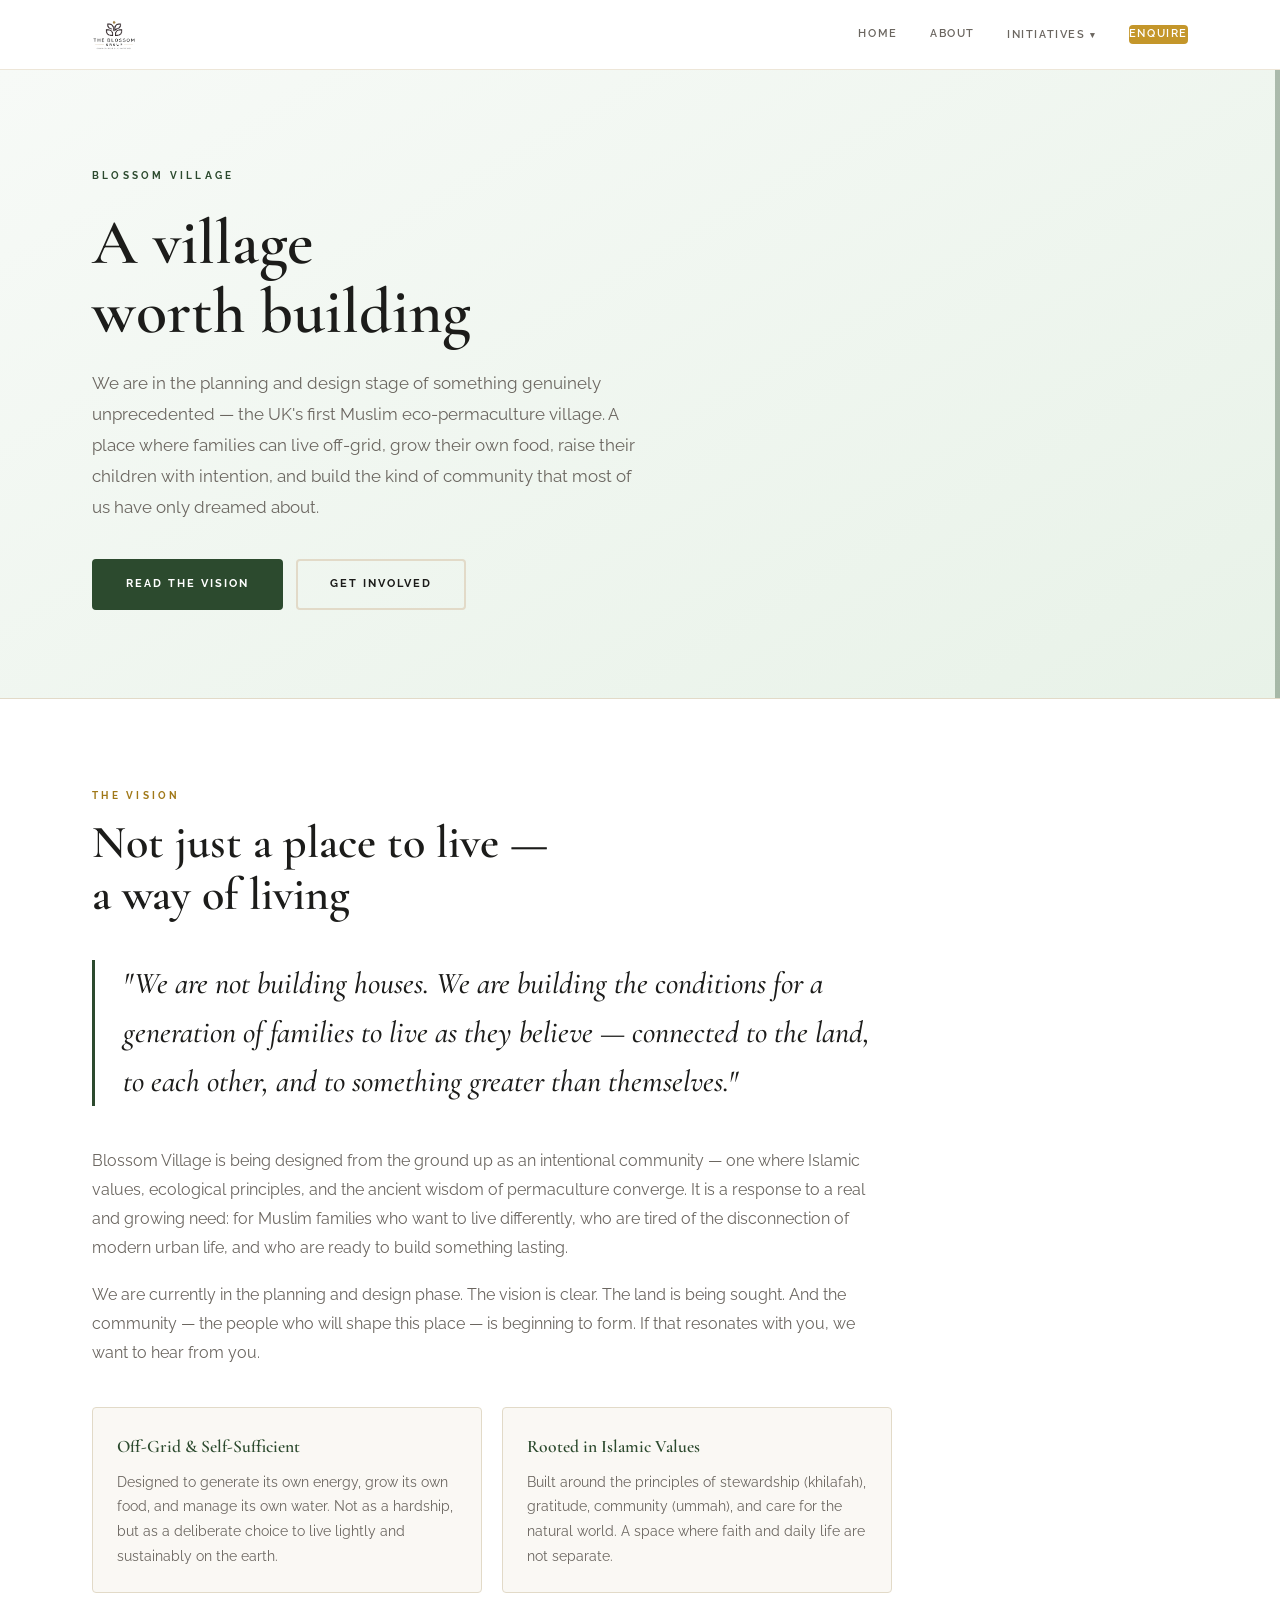
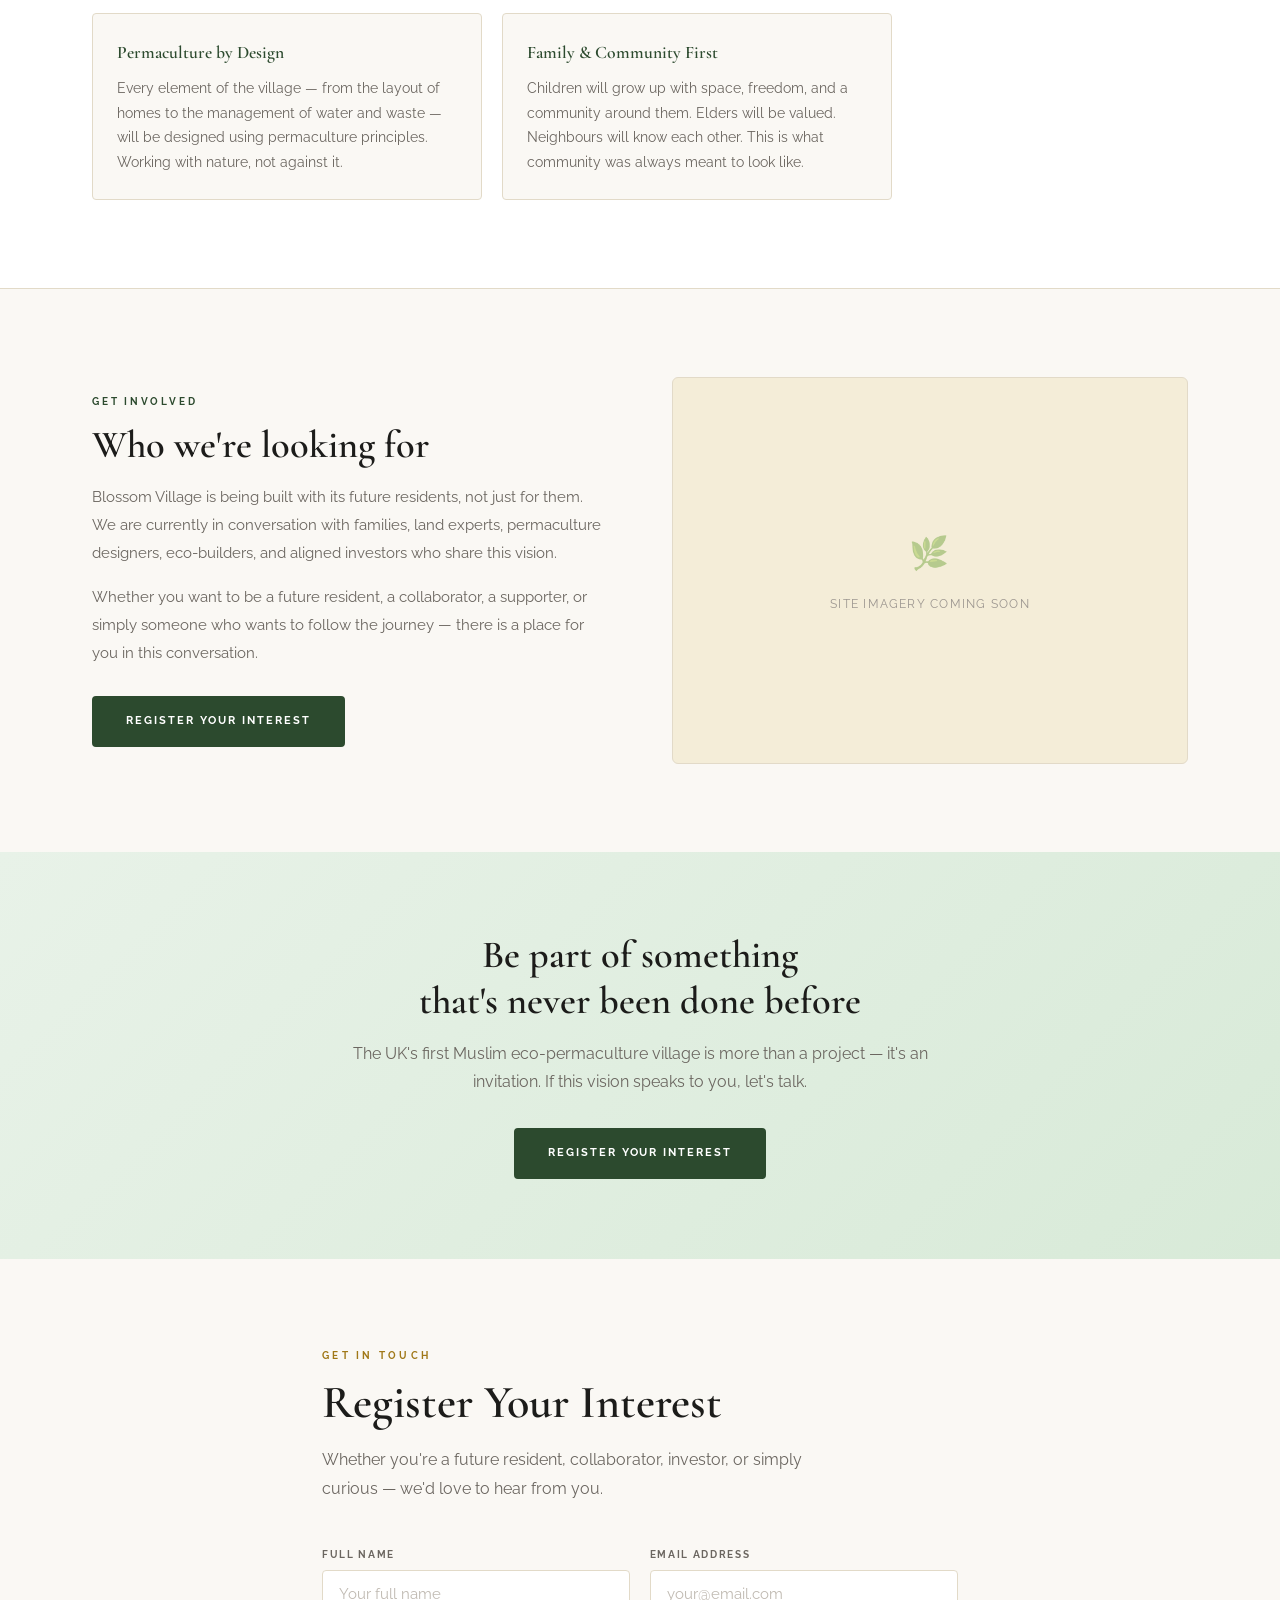
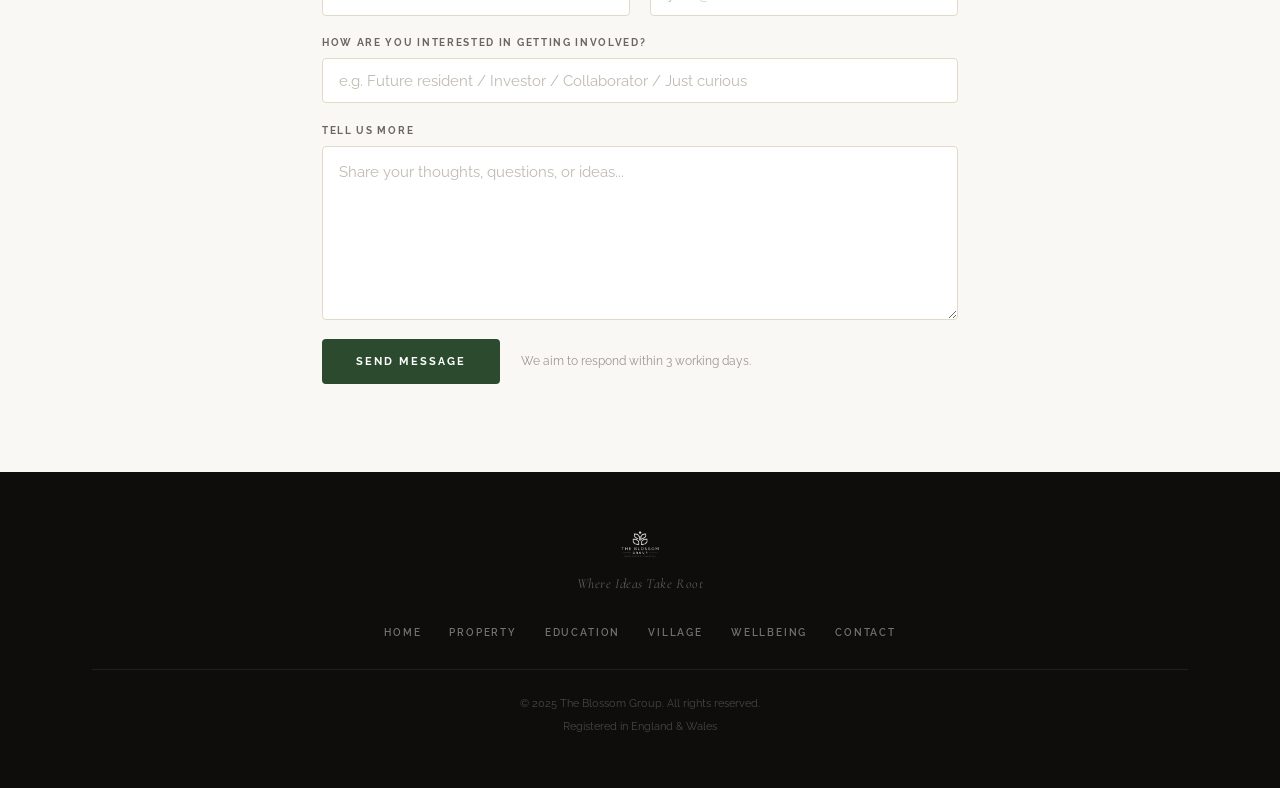
<file: village.html>
<!DOCTYPE html>
<html lang="en">
<head>
  <meta charset="UTF-8" /><meta name="viewport" content="width=device-width, initial-scale=1.0" />
  <title>Blossom Village — The Blossom Group</title>
  <meta name="description" content="Blossom Village — the vision for the UK's first Muslim eco-permaculture village. An off-grid, family-centred community in the making." />
  <link rel="preconnect" href="https://fonts.googleapis.com" /><link rel="preconnect" href="https://fonts.gstatic.com" crossorigin />
  <link href="https://fonts.googleapis.com/css2?family=Cormorant+Garamond:ital,wght@0,400;0,500;0,600;0,700;1,400;1,500&family=Raleway:wght@300;400;500;600;700&display=swap" rel="stylesheet" />
  <link rel="stylesheet" href="style.css" />
</head>
<body>

  <nav class="nav" id="nav">
    <div class="nav__inner container">
      <a href="index.html" class="nav__logo"><img src="images/logo.png" alt="The Blossom Group — Home" /></a>
      <ul class="nav__links" id="navLinks">
        <li><a href="index.html">Home</a></li>
        <li><a href="index.html#about">About</a></li>
        <li class="nav__dropdown-wrap" id="initiativesDd">
          <button class="nav__dropdown-toggle nav__active" id="initiativesBtn" aria-haspopup="true" aria-expanded="false">Initiatives <span class="nav__caret" aria-hidden="true">▾</span></button>
          <ul class="nav__dropdown-menu" role="menu">
            <li role="none"><a href="property.html" class="nav__dropdown-item nav__dd--property" role="menuitem"><span class="nav__dd-dot"></span>Blossom Property</a></li>
            <li role="none"><a href="education.html" class="nav__dropdown-item nav__dd--education" role="menuitem"><span class="nav__dd-dot"></span>Blossom Education</a></li>
            <li role="none"><a href="village.html" class="nav__dropdown-item nav__dd--village nav__active" role="menuitem"><span class="nav__dd-dot"></span>Blossom Village</a></li>
            <li role="none"><a href="wellbeing.html" class="nav__dropdown-item nav__dd--wellbeing" role="menuitem"><span class="nav__dd-dot"></span>Blossom Wellbeing</a></li>
          </ul>
        </li>
        <li><a href="#contact" class="nav__cta">Enquire</a></li>
      </ul>
      <button class="nav__hamburger" id="hamburger" aria-label="Toggle menu" aria-expanded="false"><span></span><span></span><span></span></button>
    </div>
  </nav>

  <section class="page-hero page-hero--village fade-section">
    <div class="page-hero__accent" aria-hidden="true"></div>
    <div class="container">
      <div class="page-hero__inner">
        <span class="page-hero__eyebrow">Blossom Village</span>
        <h1 class="page-hero__headline">A village<br>worth building</h1>
        <p class="page-hero__desc">We are in the planning and design stage of something genuinely unprecedented — the UK's first Muslim eco-permaculture village. A place where families can live off-grid, grow their own food, raise their children with intention, and build the kind of community that most of us have only dreamed about.</p>
        <div style="display:flex; gap:0.85rem; flex-wrap:wrap;">
          <a href="#vision" class="btn btn--village">Read the Vision</a>
          <a href="#contact" class="btn btn--ghost">Get Involved</a>
        </div>
      </div>
    </div>
  </section>

  <section class="vision fade-section" id="vision">
    <div class="container">
      <div class="vision__inner">
        <p class="section-label">The Vision</p>
        <h2 class="section-title">Not just a place to live —<br>a way of living</h2>
        <div class="vision__pull">"We are not building houses. We are building the conditions for a generation of families to live as they believe — connected to the land, to each other, and to something greater than themselves."</div>
        <p class="vision__body">Blossom Village is being designed from the ground up as an intentional community — one where Islamic values, ecological principles, and the ancient wisdom of permaculture converge. It is a response to a real and growing need: for Muslim families who want to live differently, who are tired of the disconnection of modern urban life, and who are ready to build something lasting.</p>
        <p class="vision__body">We are currently in the planning and design phase. The vision is clear. The land is being sought. And the community — the people who will shape this place — is beginning to form. If that resonates with you, we want to hear from you.</p>
        <div class="vision__pillars">
          <div class="vision__pillar"><h3 class="vision__pillar-title">Off-Grid &amp; Self-Sufficient</h3><p class="vision__pillar-body">Designed to generate its own energy, grow its own food, and manage its own water. Not as a hardship, but as a deliberate choice to live lightly and sustainably on the earth.</p></div>
          <div class="vision__pillar"><h3 class="vision__pillar-title">Rooted in Islamic Values</h3><p class="vision__pillar-body">Built around the principles of stewardship (khilafah), gratitude, community (ummah), and care for the natural world. A space where faith and daily life are not separate.</p></div>
          <div class="vision__pillar"><h3 class="vision__pillar-title">Permaculture by Design</h3><p class="vision__pillar-body">Every element of the village — from the layout of homes to the management of water and waste — will be designed using permaculture principles. Working with nature, not against it.</p></div>
          <div class="vision__pillar"><h3 class="vision__pillar-title">Family &amp; Community First</h3><p class="vision__pillar-body">Children will grow up with space, freedom, and a community around them. Elders will be valued. Neighbours will know each other. This is what community was always meant to look like.</p></div>
        </div>
      </div>
    </div>
  </section>

  <section class="showcase fade-section" style="border-top: 1px solid var(--border); background: var(--bg-soft);">
    <div class="container showcase__inner">
      <div class="showcase__text">
        <p class="showcase__label" style="color: var(--village)">Get Involved</p>
        <h2 class="showcase__title">Who we're looking for</h2>
        <p class="showcase__body">Blossom Village is being built with its future residents, not just for them. We are currently in conversation with families, land experts, permaculture designers, eco-builders, and aligned investors who share this vision.</p>
        <p class="showcase__body">Whether you want to be a future resident, a collaborator, a supporter, or simply someone who wants to follow the journey — there is a place for you in this conversation.</p>
        <a href="#contact" class="btn btn--village" style="margin-top:0.75rem">Register Your Interest</a>
      </div>
      <div class="showcase__visual"><span class="showcase__visual-icon">🌿</span><span>Site imagery coming soon</span></div>
    </div>
  </section>

  <section class="cta-band cta-band--village fade-section">
    <div class="cta-band__inner">
      <h2 class="cta-band__title">Be part of something<br>that's never been done before</h2>
      <p class="cta-band__body">The UK's first Muslim eco-permaculture village is more than a project — it's an invitation. If this vision speaks to you, let's talk.</p>
      <a href="#contact" class="btn btn--village">Register Your Interest</a>
    </div>
  </section>

  <section class="contact fade-section" id="contact">
    <div class="container contact__inner">
      <div class="contact__header">
        <p class="section-label">Get in Touch</p>
        <h2 class="section-title">Register Your Interest</h2>
        <p class="section-intro">Whether you're a future resident, collaborator, investor, or simply curious — we'd love to hear from you.</p>
      </div>
      <form class="contact__form" action="https://formspree.io/f/maqvowon" method="POST">
        <input type="hidden" name="initiative" value="Blossom Village" />
        <div class="form-row">
          <div class="form-group"><label for="name">Full Name</label><input type="text" id="name" name="name" placeholder="Your full name" required /></div>
          <div class="form-group"><label for="email">Email Address</label><input type="email" id="email" name="email" placeholder="your@email.com" required /></div>
        </div>
        <div class="form-group"><label for="subject">How are you interested in getting involved?</label><input type="text" id="subject" name="subject" placeholder="e.g. Future resident / Investor / Collaborator / Just curious" /></div>
        <div class="form-group"><label for="message">Tell us more</label><textarea id="message" name="message" rows="6" placeholder="Share your thoughts, questions, or ideas..." required></textarea></div>
        <div class="form-footer">
          <button type="submit" class="btn btn--village">Send Message</button>
          <p class="form-note">We aim to respond within 3 working days.</p>
        </div>
      </form>
    </div>
  </section>

  <footer class="footer">
    <div class="container footer__inner">
      <div class="footer__brand"><img src="images/logo.png" alt="The Blossom Group" class="footer__logo" /><p class="footer__tagline">Where Ideas Take Root</p></div>
      <nav class="footer__nav" aria-label="Footer navigation">
        <a href="index.html">Home</a><a href="property.html">Property</a><a href="education.html">Education</a><a href="village.html">Village</a><a href="wellbeing.html">Wellbeing</a><a href="#contact">Contact</a>
      </nav>
      <div class="footer__bottom"><p>© 2025 The Blossom Group. All rights reserved.</p><p>Registered in England &amp; Wales</p></div>
    </div>
  </footer>
  <script src="nav.js"></script>
</body>
</html>
</file>
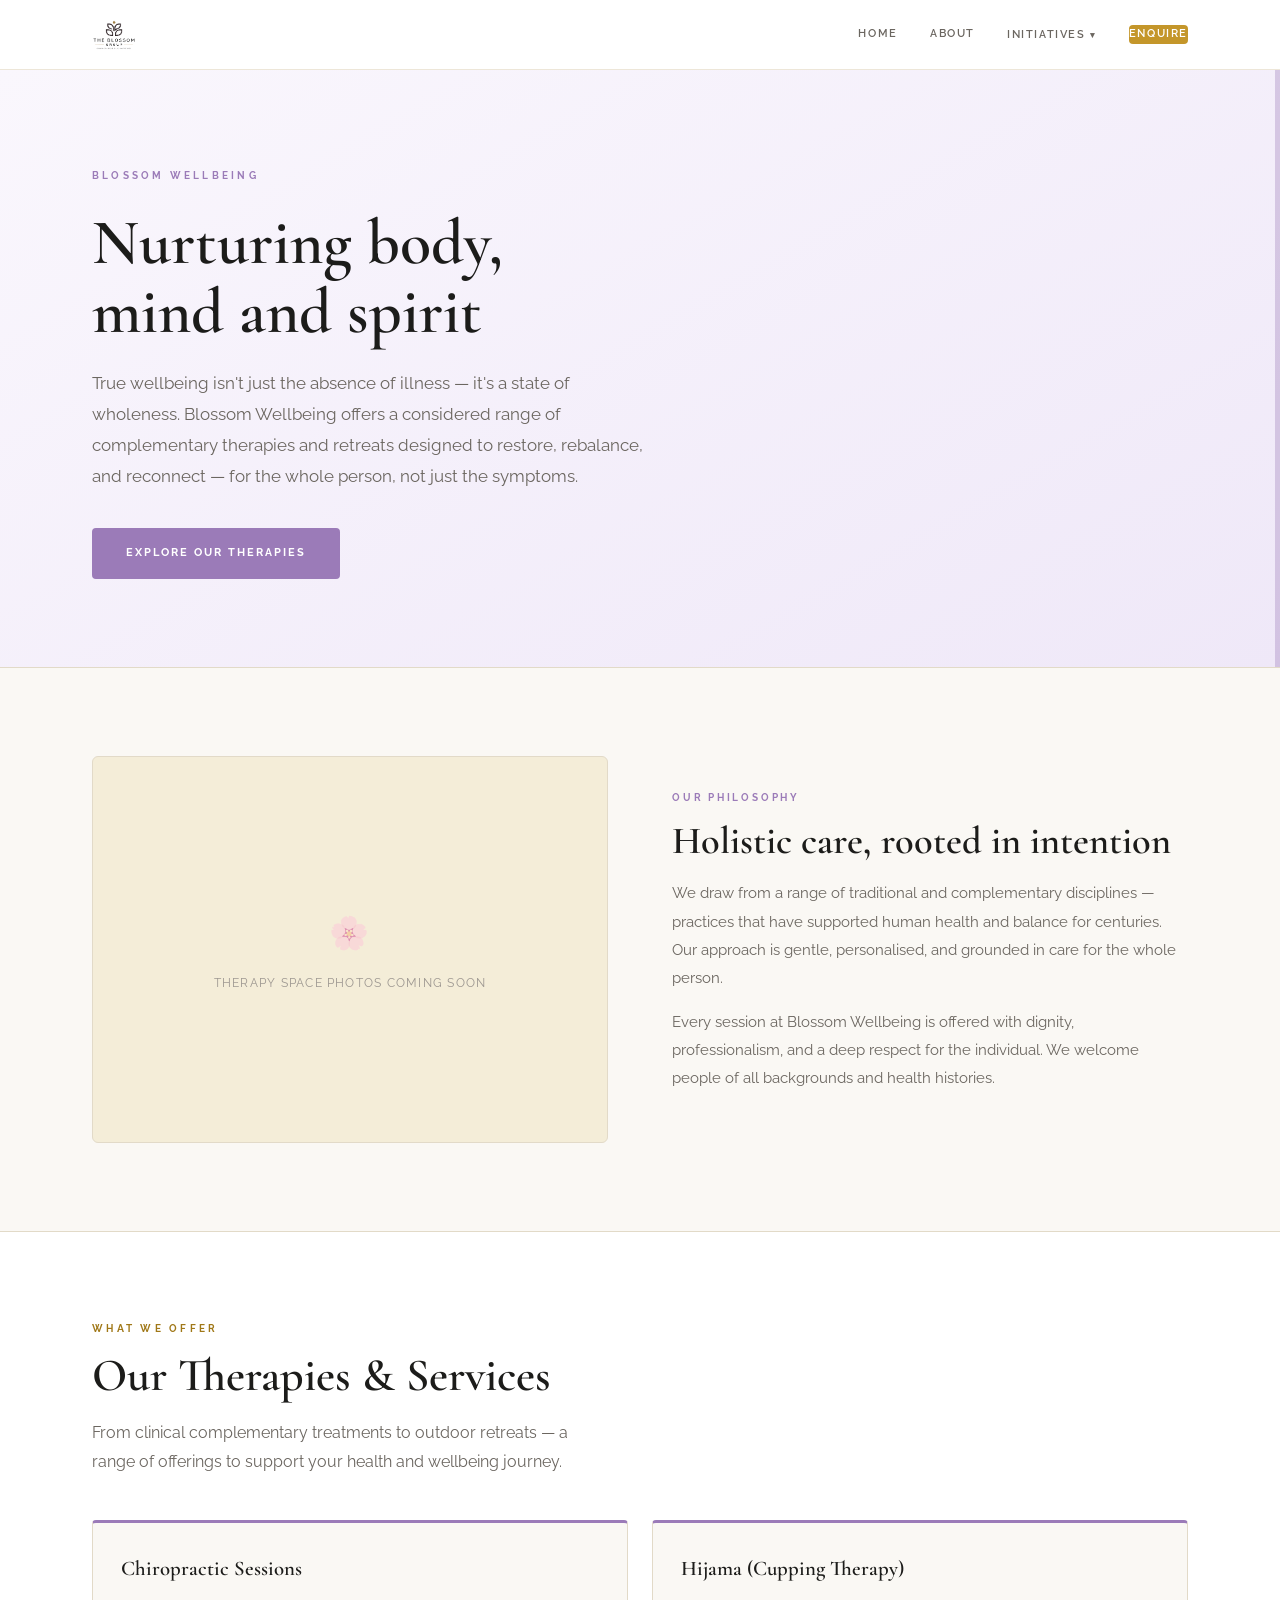
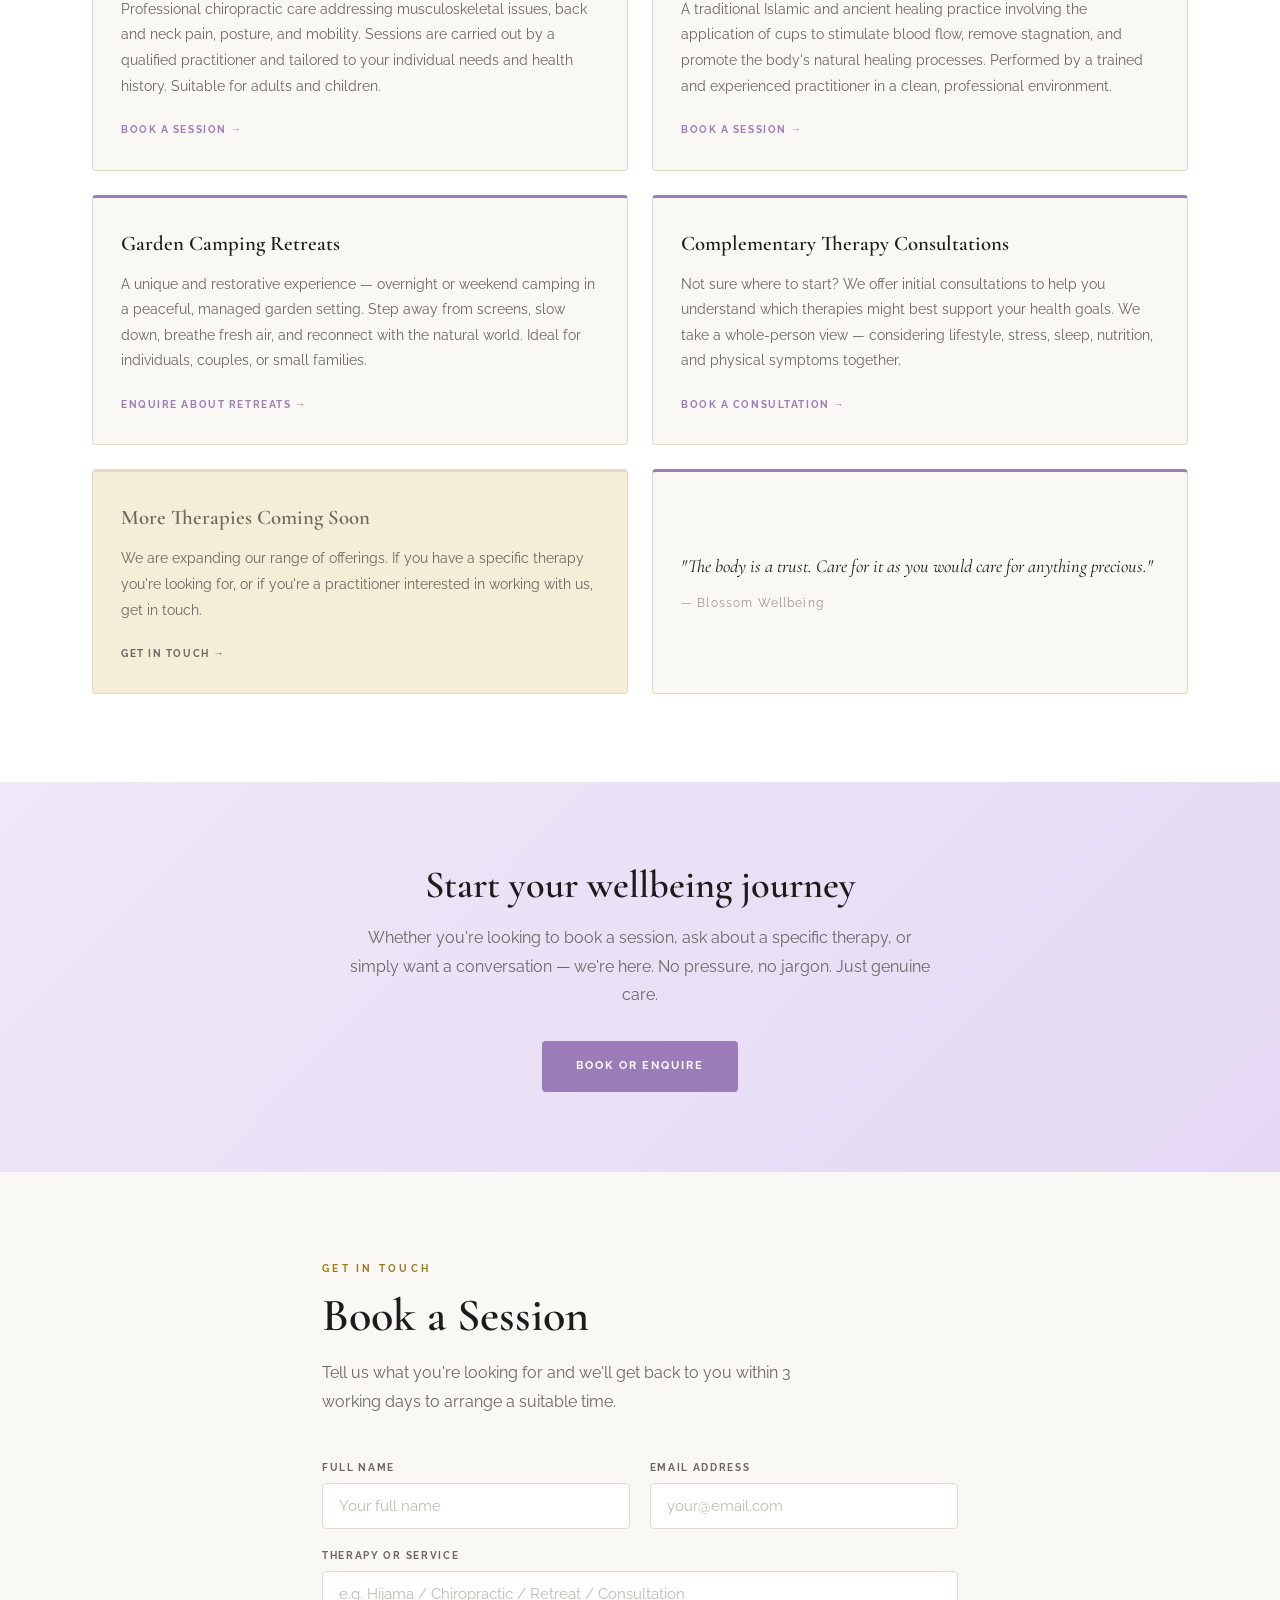
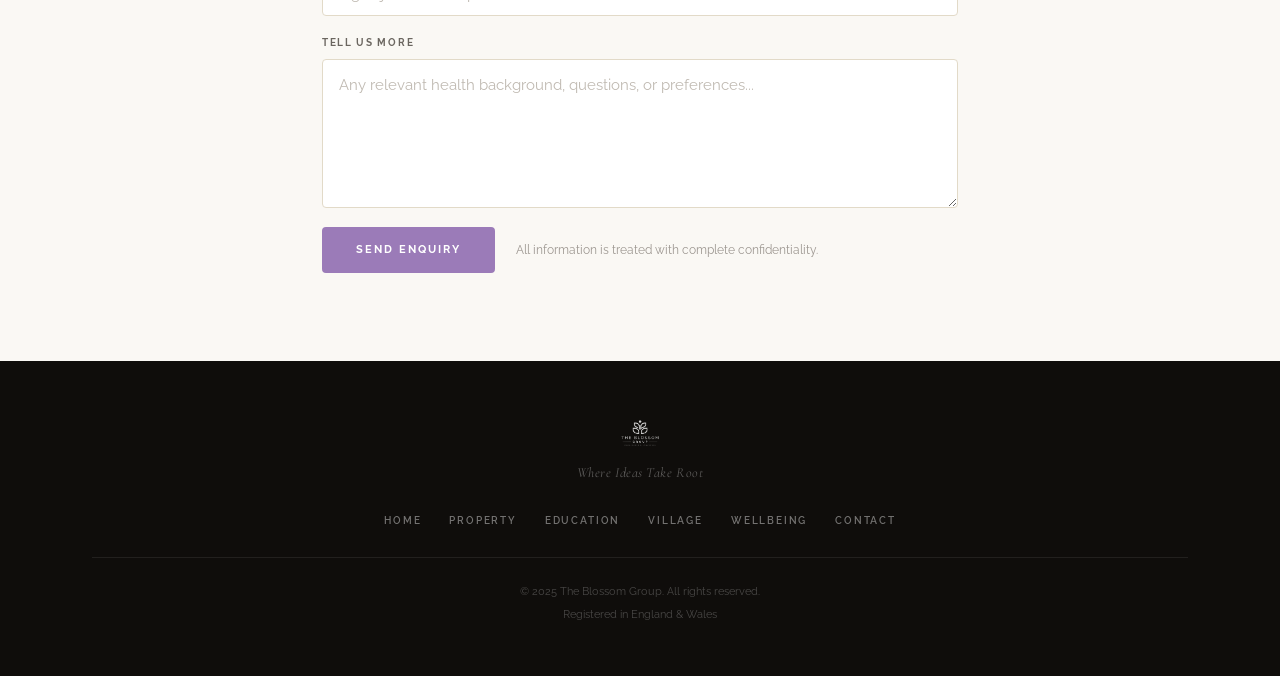
<file: wellbeing.html>
<!DOCTYPE html>
<html lang="en">
<head>
  <meta charset="UTF-8" /><meta name="viewport" content="width=device-width, initial-scale=1.0" />
  <title>Blossom Wellbeing — The Blossom Group</title>
  <meta name="description" content="Complementary therapies, retreats, and holistic health services from Blossom Wellbeing — nurturing body, mind and spirit." />
  <link rel="preconnect" href="https://fonts.googleapis.com" /><link rel="preconnect" href="https://fonts.gstatic.com" crossorigin />
  <link href="https://fonts.googleapis.com/css2?family=Cormorant+Garamond:ital,wght@0,400;0,500;0,600;0,700;1,400;1,500&family=Raleway:wght@300;400;500;600;700&display=swap" rel="stylesheet" />
  <link rel="stylesheet" href="style.css" />
</head>
<body>

  <nav class="nav" id="nav">
    <div class="nav__inner container">
      <a href="index.html" class="nav__logo"><img src="images/logo.png" alt="The Blossom Group — Home" /></a>
      <ul class="nav__links" id="navLinks">
        <li><a href="index.html">Home</a></li>
        <li><a href="index.html#about">About</a></li>
        <li class="nav__dropdown-wrap" id="initiativesDd">
          <button class="nav__dropdown-toggle nav__active" id="initiativesBtn" aria-haspopup="true" aria-expanded="false">Initiatives <span class="nav__caret" aria-hidden="true">▾</span></button>
          <ul class="nav__dropdown-menu" role="menu">
            <li role="none"><a href="property.html" class="nav__dropdown-item nav__dd--property" role="menuitem"><span class="nav__dd-dot"></span>Blossom Property</a></li>
            <li role="none"><a href="education.html" class="nav__dropdown-item nav__dd--education" role="menuitem"><span class="nav__dd-dot"></span>Blossom Education</a></li>
            <li role="none"><a href="village.html" class="nav__dropdown-item nav__dd--village" role="menuitem"><span class="nav__dd-dot"></span>Blossom Village</a></li>
            <li role="none"><a href="wellbeing.html" class="nav__dropdown-item nav__dd--wellbeing nav__active" role="menuitem"><span class="nav__dd-dot"></span>Blossom Wellbeing</a></li>
          </ul>
        </li>
        <li><a href="#contact" class="nav__cta">Enquire</a></li>
      </ul>
      <button class="nav__hamburger" id="hamburger" aria-label="Toggle menu" aria-expanded="false"><span></span><span></span><span></span></button>
    </div>
  </nav>

  <section class="page-hero page-hero--wellbeing fade-section">
    <div class="page-hero__accent" aria-hidden="true"></div>
    <div class="container">
      <div class="page-hero__inner">
        <span class="page-hero__eyebrow">Blossom Wellbeing</span>
        <h1 class="page-hero__headline">Nurturing body,<br>mind and spirit</h1>
        <p class="page-hero__desc">True wellbeing isn't just the absence of illness — it's a state of wholeness. Blossom Wellbeing offers a considered range of complementary therapies and retreats designed to restore, rebalance, and reconnect — for the whole person, not just the symptoms.</p>
        <a href="#therapies" class="btn btn--wellbeing">Explore Our Therapies</a>
      </div>
    </div>
  </section>

  <section class="showcase fade-section" style="background: var(--bg-soft); border-top: 1px solid var(--border);">
    <div class="container showcase__inner">
      <div class="showcase__visual"><span class="showcase__visual-icon">🌸</span><span>Therapy space photos coming soon</span></div>
      <div class="showcase__text">
        <p class="showcase__label showcase__label--wellbeing">Our Philosophy</p>
        <h2 class="showcase__title">Holistic care, rooted in intention</h2>
        <p class="showcase__body">We draw from a range of traditional and complementary disciplines — practices that have supported human health and balance for centuries. Our approach is gentle, personalised, and grounded in care for the whole person.</p>
        <p class="showcase__body">Every session at Blossom Wellbeing is offered with dignity, professionalism, and a deep respect for the individual. We welcome people of all backgrounds and health histories.</p>
      </div>
    </div>
  </section>

  <section class="therapies fade-section" id="therapies">
    <div class="container">
      <p class="section-label">What We Offer</p>
      <h2 class="section-title">Our Therapies &amp; Services</h2>
      <p class="section-intro">From clinical complementary treatments to outdoor retreats — a range of offerings to support your health and wellbeing journey.</p>
      <div class="therapies__grid">
        <div class="therapy-card">
          <h3 class="therapy-card__title">Chiropractic Sessions</h3>
          <p class="therapy-card__desc">Professional chiropractic care addressing musculoskeletal issues, back and neck pain, posture, and mobility. Sessions are carried out by a qualified practitioner and tailored to your individual needs and health history. Suitable for adults and children.</p>
          <a href="#contact" class="therapy-card__cta">Book a session →</a>
        </div>
        <div class="therapy-card">
          <h3 class="therapy-card__title">Hijama (Cupping Therapy)</h3>
          <p class="therapy-card__desc">A traditional Islamic and ancient healing practice involving the application of cups to stimulate blood flow, remove stagnation, and promote the body's natural healing processes. Performed by a trained and experienced practitioner in a clean, professional environment.</p>
          <a href="#contact" class="therapy-card__cta">Book a session →</a>
        </div>
        <div class="therapy-card">
          <h3 class="therapy-card__title">Garden Camping Retreats</h3>
          <p class="therapy-card__desc">A unique and restorative experience — overnight or weekend camping in a peaceful, managed garden setting. Step away from screens, slow down, breathe fresh air, and reconnect with the natural world. Ideal for individuals, couples, or small families.</p>
          <a href="#contact" class="therapy-card__cta">Enquire about retreats →</a>
        </div>
        <div class="therapy-card">
          <h3 class="therapy-card__title">Complementary Therapy Consultations</h3>
          <p class="therapy-card__desc">Not sure where to start? We offer initial consultations to help you understand which therapies might best support your health goals. We take a whole-person view — considering lifestyle, stress, sleep, nutrition, and physical symptoms together.</p>
          <a href="#contact" class="therapy-card__cta">Book a consultation →</a>
        </div>
        <div class="therapy-card" style="border-top-color: var(--border); background: var(--bg-warm);">
          <h3 class="therapy-card__title" style="color: var(--text-muted)">More Therapies Coming Soon</h3>
          <p class="therapy-card__desc">We are expanding our range of offerings. If you have a specific therapy you're looking for, or if you're a practitioner interested in working with us, get in touch.</p>
          <a href="#contact" class="therapy-card__cta" style="color: var(--text-muted)">Get in touch →</a>
        </div>
        <div class="therapy-card" style="border-top-color: var(--wellbeing); display: flex; flex-direction: column; justify-content: center;">
          <p style="font-family: var(--serif); font-size: 1.15rem; font-style: italic; color: var(--text); line-height: 1.6; margin-bottom: 0.75rem;">"The body is a trust. Care for it as you would care for anything precious."</p>
          <p style="font-size: 0.72rem; color: var(--text-light); letter-spacing: 0.1em;">— Blossom Wellbeing</p>
        </div>
      </div>
    </div>
  </section>

  <section class="cta-band cta-band--wellbeing fade-section">
    <div class="cta-band__inner">
      <h2 class="cta-band__title">Start your wellbeing journey</h2>
      <p class="cta-band__body">Whether you're looking to book a session, ask about a specific therapy, or simply want a conversation — we're here. No pressure, no jargon. Just genuine care.</p>
      <a href="#contact" class="btn btn--wellbeing">Book or Enquire</a>
    </div>
  </section>

  <section class="contact fade-section" id="contact">
    <div class="container contact__inner">
      <div class="contact__header">
        <p class="section-label">Get in Touch</p>
        <h2 class="section-title">Book a Session</h2>
        <p class="section-intro">Tell us what you're looking for and we'll get back to you within 3 working days to arrange a suitable time.</p>
      </div>
      <form class="contact__form" action="https://formspree.io/f/maqvowon" method="POST">
        <input type="hidden" name="initiative" value="Blossom Wellbeing" />
        <div class="form-row">
          <div class="form-group"><label for="name">Full Name</label><input type="text" id="name" name="name" placeholder="Your full name" required /></div>
          <div class="form-group"><label for="email">Email Address</label><input type="email" id="email" name="email" placeholder="your@email.com" required /></div>
        </div>
        <div class="form-group"><label for="subject">Therapy or Service</label><input type="text" id="subject" name="subject" placeholder="e.g. Hijama / Chiropractic / Retreat / Consultation" /></div>
        <div class="form-group"><label for="message">Tell us more</label><textarea id="message" name="message" rows="5" placeholder="Any relevant health background, questions, or preferences..." required></textarea></div>
        <div class="form-footer">
          <button type="submit" class="btn btn--wellbeing">Send Enquiry</button>
          <p class="form-note">All information is treated with complete confidentiality.</p>
        </div>
      </form>
    </div>
  </section>

  <footer class="footer">
    <div class="container footer__inner">
      <div class="footer__brand"><img src="images/logo.png" alt="The Blossom Group" class="footer__logo" /><p class="footer__tagline">Where Ideas Take Root</p></div>
      <nav class="footer__nav" aria-label="Footer navigation">
        <a href="index.html">Home</a><a href="property.html">Property</a><a href="education.html">Education</a><a href="village.html">Village</a><a href="wellbeing.html">Wellbeing</a><a href="#contact">Contact</a>
      </nav>
      <div class="footer__bottom"><p>© 2025 The Blossom Group. All rights reserved.</p><p>Registered in England &amp; Wales</p></div>
    </div>
  </footer>
  <script src="nav.js"></script>
</body>
</html>
</file>
<file: style.css>
/* ============================================================
   THE BLOSSOM GROUP — style.css v5
   Gold accent · Centred logo cards · Hero parent logo
   ============================================================ */

:root {
  --bg:           #FFFFFF;
  --bg-soft:      #FAF8F4;
  --bg-warm:      #F4EDD8;
  --bg-mission:   #EDE5D0;

  --text:         #1C1C1A;
  --text-muted:   #6B6660;
  --text-light:   #9C9690;

  --border:       #E2DAC8;
  --border-light: #EDE6D8;

  --gold:         #C4962A;
  --gold-dark:    #A07818;
  --gold-light:   #F0E4C2;
  --gold-pale:    #FDFAF3;

  --property:     #7B2D2D;
  --education:    #1F3460;
  --village:      #2C4A2E;
  --wellbeing:    #9B7BB8;

  --serif: 'Cormorant Garamond', Georgia, serif;
  --sans:  'Raleway', sans-serif;

  --max-w:  1160px;
  --nav-h:  70px;
  --sy:     5.5rem;
  --radius: 4px;
  --t:      0.22s ease;
}

*, *::before, *::after { box-sizing: border-box; margin: 0; padding: 0; }
html  { font-size: 16px; -webkit-font-smoothing: antialiased; }
body  { font-family: var(--sans); background: var(--bg); color: var(--text); line-height: 1.7; overflow-x: hidden; }
img   { max-width: 100%; display: block; }
ul    { list-style: none; }
a     { color: inherit; text-decoration: none; }

.container { max-width: var(--max-w); margin: 0 auto; padding: 0 2rem; }

.section-label {
  display: block; font-size: 0.64rem; font-weight: 700;
  letter-spacing: 0.32em; text-transform: uppercase;
  color: var(--gold-dark); margin-bottom: 0.8rem;
}
.section-title {
  font-family: var(--serif);
  font-size: clamp(1.9rem, 3.6vw, 2.9rem);
  font-weight: 600; line-height: 1.12;
  color: var(--text); margin-bottom: 1rem;
}
.section-intro { font-size: 1rem; color: var(--text-muted); line-height: 1.82; max-width: 520px; }

.fade-section {
  opacity: 0; transform: translateY(20px);
  transition: opacity 0.6s ease, transform 0.6s ease;
}
.fade-section.is-visible { opacity: 1; transform: none; }

/* ===================== BUTTONS ===================== */
.btn {
  display: inline-block; font-family: var(--sans);
  font-size: 0.69rem; font-weight: 700;
  letter-spacing: 0.18em; text-transform: uppercase;
  padding: 0.88rem 2rem; border-radius: var(--radius);
  border: 2px solid transparent;
  transition: background var(--t), color var(--t), border-color var(--t), transform var(--t);
  cursor: pointer; white-space: nowrap;
}
.btn:active { transform: translateY(1px); }
.btn--primary       { background: var(--gold);      color: #fff; border-color: var(--gold); }
.btn--primary:hover { background: var(--gold-dark); border-color: var(--gold-dark); }
.btn--ghost         { background: transparent; color: var(--text); border-color: var(--border); }
.btn--ghost:hover   { background: var(--text); color: #fff; border-color: var(--text); }
.btn--property       { background: var(--property);  color: #fff; border-color: var(--property); }
.btn--property:hover { background: #6a2626; border-color: #6a2626; }
.btn--education       { background: var(--education);  color: #fff; border-color: var(--education); }
.btn--education:hover { background: #182a50; border-color: #182a50; }
.btn--village         { background: var(--village);  color: #fff; border-color: var(--village); }
.btn--village:hover   { background: #223c24; border-color: #223c24; }
.btn--wellbeing        { background: var(--wellbeing);  color: #fff; border-color: var(--wellbeing); }
.btn--wellbeing:hover  { background: #8465a0; border-color: #8465a0; }

/* ===================== NAV ===================== */
.nav {
  position: sticky; top: 0; z-index: 200;
  height: var(--nav-h);
  background: rgba(255,255,255,0.97);
  border-bottom: 1px solid var(--border-light);
  backdrop-filter: blur(12px); -webkit-backdrop-filter: blur(12px);
  transition: box-shadow var(--t);
}
.nav--scrolled { box-shadow: 0 4px 28px rgba(0,0,0,0.07); }
.nav__inner { height: 100%; display: flex; align-items: center; justify-content: space-between; }
.nav__logo img { height: 44px; width: auto; }

.nav__links { display: flex; align-items: center; gap: 2rem; }
.nav__links > li > a,
.nav__dropdown-toggle {
  font-family: var(--sans); font-size: 0.67rem; font-weight: 600;
  letter-spacing: 0.15em; text-transform: uppercase; color: var(--text-muted);
  position: relative; transition: color var(--t);
  background: none; border: none; cursor: pointer; padding: 0;
  display: flex; align-items: center; gap: 0.28rem;
}
.nav__links > li > a::after,
.nav__dropdown-toggle::after {
  content: ''; position: absolute; bottom: -3px; left: 0;
  width: 0; height: 1.5px; background: var(--gold); transition: width var(--t);
}
.nav__links > li > a:hover,
.nav__dropdown-toggle:hover,
.nav__links > li > a.nav__active,
.nav__dropdown-wrap.is-open .nav__dropdown-toggle { color: var(--text); }
.nav__links > li > a:hover::after,
.nav__dropdown-toggle:hover::after,
.nav__links > li > a.nav__active::after { width: 100%; }

.nav__caret { font-size: 0.55rem; transition: transform 0.2s ease; display: inline-block; }
.nav__dropdown-wrap:hover .nav__caret,
.nav__dropdown-wrap.is-open .nav__caret { transform: rotate(180deg); }

.nav__dropdown-wrap { position: relative; }
.nav__dropdown-menu {
  position: absolute; top: calc(100% + 14px);
  left: 50%; transform: translateX(-50%) translateY(-6px);
  background: #fff; border: 1px solid var(--border);
  border-radius: 8px; box-shadow: 0 12px 40px rgba(0,0,0,0.1);
  min-width: 210px; padding: 0.5rem;
  opacity: 0; pointer-events: none;
  transition: opacity 0.18s ease, transform 0.18s ease; z-index: 300;
}
.nav__dropdown-wrap:hover .nav__dropdown-menu,
.nav__dropdown-wrap.is-open .nav__dropdown-menu {
  opacity: 1; pointer-events: auto; transform: translateX(-50%) translateY(0);
}
.nav__dropdown-menu::before {
  content: ''; position: absolute; top: -5px; left: 50%;
  width: 10px; height: 10px; background: #fff;
  border-left: 1px solid var(--border); border-top: 1px solid var(--border);
  transform: translateX(-50%) rotate(45deg);
}
.nav__dropdown-item {
  display: flex; align-items: center; gap: 0.65rem;
  padding: 0.6rem 0.9rem; font-size: 0.75rem; font-weight: 600;
  letter-spacing: 0.08em; text-transform: uppercase; color: var(--text-muted);
  border-radius: 5px; border-left: 2px solid transparent;
  transition: background var(--t), color var(--t), border-left-color var(--t);
}
.nav__dropdown-item:hover { background: var(--bg-soft); color: var(--text); }
.nav__dd--property:hover  { border-left-color: var(--property); }
.nav__dd--education:hover { border-left-color: var(--education); }
.nav__dd--village:hover   { border-left-color: var(--village); }
.nav__dd--wellbeing:hover { border-left-color: var(--wellbeing); }
.nav__dd-dot { width: 7px; height: 7px; border-radius: 50%; flex-shrink: 0; }
.nav__dd--property  .nav__dd-dot { background: var(--property); }
.nav__dd--education .nav__dd-dot { background: var(--education); }
.nav__dd--village   .nav__dd-dot { background: var(--village); }
.nav__dd--wellbeing .nav__dd-dot { background: var(--wellbeing); }

.nav__cta {
  background: var(--gold) !important; color: #fff !important;
  padding: 0.48rem 1.2rem; border-radius: var(--radius);
  font-family: var(--sans); font-size: 0.67rem; font-weight: 700;
  letter-spacing: 0.15em; text-transform: uppercase;
  transition: background var(--t); white-space: nowrap;
}
.nav__cta::after { display: none !important; }
.nav__cta:hover  { background: var(--gold-dark) !important; }

.nav__hamburger {
  display: none; flex-direction: column; justify-content: center; gap: 5px;
  background: none; border: none; cursor: pointer; width: 32px; height: 32px; padding: 4px;
}
.nav__hamburger span {
  display: block; height: 1.5px; background: var(--text); border-radius: 2px;
  transform-origin: center; transition: transform 0.28s ease, opacity 0.28s ease;
}
.nav__hamburger.is-open span:nth-child(1) { transform: translateY(6.5px) rotate(45deg); }
.nav__hamburger.is-open span:nth-child(2) { opacity: 0; }
.nav__hamburger.is-open span:nth-child(3) { transform: translateY(-6.5px) rotate(-45deg); }

/* ===================== HERO ===================== */
.hero {
  padding: calc(var(--sy) * 1.1) 2rem var(--sy);
  background: linear-gradient(165deg, #FDFAF3 0%, #F8EDD0 50%, #F2E0B0 100%);
}
.hero__text {
  text-align: center; max-width: 740px; margin: 0 auto 3.75rem;
}

/* Parent logo in hero — prominent, above eyebrow */
.hero__logo {
  height: 100px;
  width: auto;
  margin: 0 auto 1.75rem;
  display: block;
  /* keep it natural — no filter, transparent bg logo shows cleanly on warm cream */
}

.hero__eyebrow {
  display: block; font-size: 0.64rem; font-weight: 700;
  letter-spacing: 0.35em; text-transform: uppercase;
  color: var(--gold-dark); margin-bottom: 1.25rem;
}
.hero__headline {
  font-family: var(--serif);
  font-size: clamp(2.7rem, 5.5vw, 4.8rem);
  font-weight: 600; line-height: 1.06; letter-spacing: -0.01em;
  color: var(--text); margin-bottom: 1.4rem;
}
.hero__desc {
  font-size: 1.05rem; color: var(--text-muted);
  line-height: 1.85; margin-bottom: 2.4rem;
}
.hero__ctas { display: flex; gap: 0.85rem; justify-content: center; flex-wrap: wrap; }

/* ===================== PLATFORM CARDS — centred logo layout ===================== */
.platform-row {
  display: grid;
  grid-template-columns: repeat(4, 1fr);
  gap: 1rem;
}

.pcard {
  position: relative; display: flex; flex-direction: column;
  border: 1px solid var(--border); border-radius: 8px; overflow: hidden;
  background: rgba(255,255,255,0.9);
  cursor: pointer; text-decoration: none;
  transition: transform 0.28s ease, box-shadow 0.28s ease, background 0.28s ease, border-color 0.28s ease;
}
.pcard:hover {
  transform: translateY(-8px);
  box-shadow: 0 20px 56px rgba(0,0,0,0.13);
  background: #fff; border-color: transparent;
}

/* Solid colour top bar — always visible, not just on hover */
.pcard__top-bar {
  height: 4px; width: 100%; flex-shrink: 0;
}
.pcard--property  .pcard__top-bar { background: var(--property); }
.pcard--education .pcard__top-bar { background: var(--education); }
.pcard--village   .pcard__top-bar { background: var(--village); }
.pcard--wellbeing .pcard__top-bar { background: var(--wellbeing); }

/* Gradient wash on hover */
.pcard__gradient {
  position: absolute; inset: 0; opacity: 0;
  transition: opacity 0.3s ease; border-radius: 8px; pointer-events: none;
}
.pcard:hover .pcard__gradient { opacity: 1; }
.pcard--property  .pcard__gradient { background: linear-gradient(160deg, rgba(123,45,45,0.05)   0%, transparent 65%); }
.pcard--education .pcard__gradient { background: linear-gradient(160deg, rgba(31,52,96,0.05)    0%, transparent 65%); }
.pcard--village   .pcard__gradient { background: linear-gradient(160deg, rgba(44,74,46,0.06)    0%, transparent 65%); }
.pcard--wellbeing .pcard__gradient { background: linear-gradient(160deg, rgba(155,123,184,0.07) 0%, transparent 65%); }

.pcard__content {
  position: relative; z-index: 1;
  display: flex; flex-direction: column;
  align-items: center; text-align: center;
  padding: 2rem 1.5rem 1.75rem;
  flex: 1;
}

/* Large centred logo */
.pcard__logo-wrap {
  width: 110px; height: 110px;
  display: flex; align-items: center; justify-content: center;
  margin-bottom: 1.5rem;
  border-radius: 50%;
  background: var(--bg-soft);
  border: 1px solid var(--border);
  flex-shrink: 0;
  transition: transform 0.28s ease, box-shadow 0.28s ease;
}
.pcard:hover .pcard__logo-wrap {
  transform: scale(1.06);
  box-shadow: 0 6px 20px rgba(0,0,0,0.1);
}
.pcard__logo {
  width: 72px; height: 72px;
  object-fit: contain;
}

.pcard__body { flex: 1; display: flex; flex-direction: column; align-items: center; }

.pcard__name {
  font-family: var(--serif); font-size: 1.32rem; font-weight: 600;
  line-height: 1.2; margin-bottom: 0.3rem;
  color: var(--text); transition: color 0.22s ease;
}
.pcard--property:hover  .pcard__name { color: var(--property); }
.pcard--education:hover .pcard__name { color: var(--education); }
.pcard--village:hover   .pcard__name { color: var(--village); }
.pcard--wellbeing:hover .pcard__name { color: var(--wellbeing); }

.pcard__sub {
  font-size: 0.6rem; font-weight: 700; letter-spacing: 0.22em;
  text-transform: uppercase; color: var(--text-light); margin-bottom: 1rem;
}

.pcard__rule {
  width: 2rem; height: 1.5px; background: var(--gold-light);
  margin: 0 auto 1rem; transition: background 0.22s ease, width 0.22s ease;
}
.pcard:hover .pcard__rule { background: var(--gold); width: 3rem; }

.pcard__desc {
  font-size: 0.86rem; color: var(--text-muted); line-height: 1.75;
  margin-bottom: 1.5rem; flex: 1;
}

.pcard__arrow {
  font-size: 0.68rem; font-weight: 700; letter-spacing: 0.14em;
  text-transform: uppercase; color: var(--gold);
  opacity: 0; transform: translateY(4px);
  transition: opacity 0.25s ease, transform 0.25s ease;
  margin-top: auto;
}
.pcard:hover .pcard__arrow { opacity: 1; transform: translateY(0); }

/* ===================== ABOUT ===================== */
.about { padding: var(--sy) 2rem; background: var(--bg-soft); border-top: 1px solid var(--border); }
.about__inner { display: grid; grid-template-columns: 1fr 1fr; gap: 5rem; align-items: center; }
.about__body { font-size: 0.97rem; color: var(--text-muted); line-height: 1.85; margin-bottom: 1rem; }
.about__cards { display: flex; flex-direction: column; gap: 1rem; }
.about__card {
  display: flex; align-items: flex-start; gap: 1rem;
  background: #fff; border: 1px solid var(--border);
  border-left: 3px solid var(--gold); padding: 1.35rem 1.5rem;
  border-radius: var(--radius); transition: transform var(--t), box-shadow var(--t);
}
.about__card:hover { transform: translateX(4px); box-shadow: 4px 4px 16px rgba(0,0,0,0.05); }
.about__card-dot { width: 7px; height: 7px; border-radius: 50%; background: var(--gold); flex-shrink: 0; margin-top: 5px; }
.about__card-title { font-family: var(--serif); font-size: 1.08rem; font-weight: 600; color: var(--text); margin-bottom: 0.18rem; }
.about__card-sub { font-size: 0.82rem; color: var(--text-muted); }

/* ===================== MISSION ===================== */
.mission { padding: var(--sy) 2rem; background: var(--bg-mission); border-top: 1px solid var(--border); border-bottom: 1px solid var(--border); text-align: center; }
.mission__inner { max-width: 800px; }
.mission__quote-wrap { position: relative; margin-bottom: 3rem; padding: 0 2.5rem; }
.mission__open-quote { font-family: var(--serif); font-size: 6rem; line-height: 0; position: absolute; top: 1rem; left: -0.25rem; color: var(--gold-light); user-select: none; }
.mission__quote { font-family: var(--serif); font-size: clamp(1.25rem, 2.3vw, 1.8rem); font-weight: 500; font-style: italic; line-height: 1.65; color: var(--text); position: relative; z-index: 1; }
.mission__values { display: flex; align-items: center; justify-content: center; gap: 1.25rem; flex-wrap: wrap; }
.mission__value { display: flex; align-items: center; gap: 0.5rem; font-size: 0.63rem; font-weight: 700; letter-spacing: 0.24em; text-transform: uppercase; color: var(--text-muted); }
.mission__dot { width: 5px; height: 5px; border-radius: 50%; background: var(--gold); flex-shrink: 0; }
.mission__divider { width: 1.5rem; height: 1px; background: var(--border); }

/* ===================== CONTACT ===================== */
.contact { padding: var(--sy) 2rem; background: var(--bg-soft); }
.contact__inner { max-width: 700px; }
.contact__header { margin-bottom: 2.75rem; }
.contact__form { display: flex; flex-direction: column; gap: 1.2rem; }
.form-row { display: grid; grid-template-columns: 1fr 1fr; gap: 1.2rem; }
.form-group { display: flex; flex-direction: column; gap: 0.4rem; }
.form-group label { font-size: 0.62rem; font-weight: 700; letter-spacing: 0.17em; text-transform: uppercase; color: var(--text-muted); }
.form-group input,
.form-group textarea {
  font-family: var(--sans); font-size: 0.92rem; color: var(--text);
  background: #fff; border: 1px solid var(--border);
  border-radius: var(--radius); padding: 0.82rem 1rem;
  outline: none; width: 100%; transition: border-color var(--t), box-shadow var(--t);
}
.form-group input::placeholder,
.form-group textarea::placeholder { color: #C0BAB2; }
.form-group input:focus,
.form-group textarea:focus { border-color: var(--gold); box-shadow: 0 0 0 3px rgba(196,150,42,0.14); }
.form-group textarea { resize: vertical; min-height: 136px; line-height: 1.65; }
.form-footer { display: flex; align-items: center; gap: 1.35rem; flex-wrap: wrap; }
.form-note { font-size: 0.76rem; color: var(--text-light); }

/* ===================== PAGE HERO (sub-pages) ===================== */
.page-hero { padding: calc(var(--sy) * 1.1) 2rem var(--sy); position: relative; overflow: hidden; }
.page-hero--property  { background: linear-gradient(150deg, #FDF9F9 0%, #F5ECEC 100%); }
.page-hero--education { background: linear-gradient(150deg, #F7F9FD 0%, #EBF0F8 100%); }
.page-hero--village   { background: linear-gradient(150deg, #F7FAF7 0%, #E8F2E8 100%); }
.page-hero--wellbeing { background: linear-gradient(150deg, #FAF7FD 0%, #EFE8F8 100%); }
.page-hero__inner { max-width: 700px; }
.page-hero__eyebrow { display: block; font-size: 0.63rem; font-weight: 700; letter-spacing: 0.32em; text-transform: uppercase; margin-bottom: 1.5rem; }
.page-hero--property  .page-hero__eyebrow { color: var(--property);  }
.page-hero--education .page-hero__eyebrow { color: var(--education); }
.page-hero--village   .page-hero__eyebrow { color: var(--village);   }
.page-hero--wellbeing .page-hero__eyebrow { color: var(--wellbeing); }
.page-hero__headline { font-family: var(--serif); font-size: clamp(2.5rem, 5vw, 4.2rem); font-weight: 600; line-height: 1.08; color: var(--text); margin-bottom: 1.35rem; }
.page-hero__desc { font-size: 1.05rem; color: var(--text-muted); line-height: 1.85; max-width: 560px; margin-bottom: 2.25rem; }
.page-hero__accent { position: absolute; top: 0; right: 0; width: 5px; height: 100%; opacity: 0.35; }
.page-hero--property  .page-hero__accent { background: var(--property);  }
.page-hero--education .page-hero__accent { background: var(--education); }
.page-hero--village   .page-hero__accent { background: var(--village);   }
.page-hero--wellbeing .page-hero__accent { background: var(--wellbeing); }

/* ===================== SERVICES GRID ===================== */
.services { padding: var(--sy) 2rem; background: var(--bg); border-top: 1px solid var(--border); }
.services__grid { display: grid; grid-template-columns: repeat(3, 1fr); gap: 1.5rem; margin-top: 3rem; }
.service-card { background: var(--bg-soft); border: 1px solid var(--border); border-radius: var(--radius); padding: 1.75rem; transition: transform var(--t), box-shadow var(--t); }
.service-card:hover { transform: translateY(-4px); box-shadow: 0 12px 36px rgba(0,0,0,0.07); }
.service-card__icon { width: 38px; height: 38px; border-radius: 50%; margin-bottom: 1.1rem; display: flex; align-items: center; justify-content: center; font-size: 1.05rem; }
.service-card--property  .service-card__icon { background: rgba(123,45,45,0.1);   color: var(--property); }
.service-card--education .service-card__icon { background: rgba(31,52,96,0.1);    color: var(--education); }
.service-card--village   .service-card__icon { background: rgba(44,74,46,0.1);    color: var(--village); }
.service-card--wellbeing .service-card__icon { background: rgba(155,123,184,0.1); color: var(--wellbeing); }
.service-card__title { font-family: var(--serif); font-size: 1.22rem; font-weight: 600; margin-bottom: 0.6rem; color: var(--text); }
.service-card__desc { font-size: 0.9rem; color: var(--text-muted); line-height: 1.78; }

/* ===================== SHOWCASE ===================== */
.showcase { padding: var(--sy) 2rem; background: var(--bg-soft); border-top: 1px solid var(--border); }
.showcase__inner { display: grid; grid-template-columns: 1fr 1fr; gap: 4rem; align-items: center; }
.showcase__visual {
  background: var(--bg-warm); border: 1px solid var(--border); border-radius: 6px;
  aspect-ratio: 4/3; display: flex; align-items: center; justify-content: center;
  flex-direction: column; gap: 0.75rem;
  color: var(--text-light); font-size: 0.78rem; letter-spacing: 0.1em; text-transform: uppercase;
  overflow: hidden;
}
.showcase__visual-icon { font-size: 2rem; opacity: 0.4; }

/* ← This is the rule you'll use when real photos arrive */
.showcase__img {
  width: 100%; height: 100%; object-fit: cover;
  border-radius: 6px; display: block;
}

.showcase__label { font-size: 0.62rem; font-weight: 700; letter-spacing: 0.28em; text-transform: uppercase; margin-bottom: 0.75rem; }
.showcase__label--property  { color: var(--property);  }
.showcase__label--village   { color: var(--village);   }
.showcase__label--wellbeing { color: var(--wellbeing); }
.showcase__title { font-family: var(--serif); font-size: clamp(1.7rem, 3vw, 2.4rem); font-weight: 600; line-height: 1.15; margin-bottom: 1rem; }
.showcase__body { font-size: 0.95rem; color: var(--text-muted); line-height: 1.85; margin-bottom: 1rem; }

/* ===================== VISION ===================== */
.vision { padding: var(--sy) 2rem; background: var(--bg); border-top: 1px solid var(--border); }
.vision__inner { max-width: 800px; }
.vision__pull { font-family: var(--serif); font-size: clamp(1.35rem, 2.5vw, 1.9rem); font-weight: 500; font-style: italic; line-height: 1.6; color: var(--text); border-left: 3px solid var(--village); padding-left: 1.75rem; margin: 2.5rem 0; }
.vision__body { font-size: 0.97rem; color: var(--text-muted); line-height: 1.87; margin-bottom: 1.1rem; }
.vision__pillars { display: grid; grid-template-columns: repeat(2, 1fr); gap: 1.25rem; margin-top: 2.5rem; }
.vision__pillar { background: var(--bg-soft); border: 1px solid var(--border); border-radius: var(--radius); padding: 1.5rem; }
.vision__pillar-title { font-family: var(--serif); font-size: 1.1rem; font-weight: 600; color: var(--village); margin-bottom: 0.5rem; }
.vision__pillar-body { font-size: 0.88rem; color: var(--text-muted); line-height: 1.75; }

/* ===================== COURSES ===================== */
.courses { padding: var(--sy) 2rem; background: var(--bg); border-top: 1px solid var(--border); }
.courses__grid { display: grid; grid-template-columns: repeat(2, 1fr); gap: 1.5rem; margin-top: 2.75rem; }
.course-card { background: var(--bg-soft); border: 1px solid var(--border); border-radius: var(--radius); padding: 1.75rem; display: flex; flex-direction: column; gap: 0.65rem; transition: transform var(--t), box-shadow var(--t); }
.course-card:hover { transform: translateY(-4px); box-shadow: 0 10px 32px rgba(0,0,0,0.07); }
.course-card__tag { display: inline-block; font-size: 0.58rem; font-weight: 700; letter-spacing: 0.22em; text-transform: uppercase; color: var(--education); background: rgba(31,52,96,0.08); padding: 0.28rem 0.65rem; border-radius: 2px; width: fit-content; }
.course-card__title { font-family: var(--serif); font-size: 1.3rem; font-weight: 600; color: var(--text); line-height: 1.2; }
.course-card__desc { font-size: 0.9rem; color: var(--text-muted); line-height: 1.78; }
.course-card__link { font-size: 0.67rem; font-weight: 700; letter-spacing: 0.15em; text-transform: uppercase; color: var(--education); margin-top: 0.5rem; transition: letter-spacing var(--t); }
.course-card__link:hover { letter-spacing: 0.22em; }

/* ===================== THERAPIES ===================== */
.therapies { padding: var(--sy) 2rem; background: var(--bg); border-top: 1px solid var(--border); }
.therapies__grid { display: grid; grid-template-columns: repeat(2, 1fr); gap: 1.5rem; margin-top: 2.75rem; }
.therapy-card { background: var(--bg-soft); border: 1px solid var(--border); border-radius: var(--radius); padding: 1.75rem; border-top: 3px solid var(--wellbeing); transition: transform var(--t), box-shadow var(--t); }
.therapy-card:hover { transform: translateY(-4px); box-shadow: 0 10px 32px rgba(0,0,0,0.07); }
.therapy-card__title { font-family: var(--serif); font-size: 1.3rem; font-weight: 600; color: var(--text); margin-bottom: 0.6rem; }
.therapy-card__desc { font-size: 0.9rem; color: var(--text-muted); line-height: 1.78; margin-bottom: 1rem; }
.therapy-card__cta { font-size: 0.65rem; font-weight: 700; letter-spacing: 0.15em; text-transform: uppercase; color: var(--wellbeing); transition: letter-spacing var(--t); }
.therapy-card__cta:hover { letter-spacing: 0.22em; }

/* ===================== CTA BAND ===================== */
.cta-band { padding: 5rem 2rem; text-align: center; }
.cta-band--property  { background: linear-gradient(135deg, #F5ECEC 0%, #EDE0E0 100%); }
.cta-band--education { background: linear-gradient(135deg, #EBF0F8 0%, #DDE6F4 100%); }
.cta-band--village   { background: linear-gradient(135deg, #E8F2E8 0%, #D8EAD8 100%); }
.cta-band--wellbeing { background: linear-gradient(135deg, #EFE8F8 0%, #E4D8F4 100%); }
.cta-band__inner { max-width: 580px; margin: 0 auto; }
.cta-band__title { font-family: var(--serif); font-size: clamp(1.8rem, 3vw, 2.5rem); font-weight: 600; line-height: 1.2; margin-bottom: 1rem; }
.cta-band__body { font-size: 0.97rem; color: var(--text-muted); line-height: 1.82; margin-bottom: 2rem; }

/* ===================== FOOTER ===================== */
.footer { background: #0F0D0B; color: rgba(255,255,255,0.6); padding: 3.25rem 2rem; }
.footer__inner { max-width: var(--max-w); margin: 0 auto; display: flex; flex-direction: column; align-items: center; gap: 1.75rem; text-align: center; }
.footer__brand { display: flex; flex-direction: column; align-items: center; gap: 0.5rem; }
.footer__logo { height: 40px; width: auto; filter: brightness(0) invert(1); opacity: 0.82; }
.footer__tagline { font-family: var(--serif); font-size: 0.87rem; font-style: italic; color: rgba(255,255,255,0.32); letter-spacing: 0.04em; }
.footer__nav { display: flex; gap: 1.75rem; flex-wrap: wrap; justify-content: center; }
.footer__nav a { font-size: 0.63rem; font-weight: 600; letter-spacing: 0.18em; text-transform: uppercase; color: rgba(255,255,255,0.42); transition: color var(--t); }
.footer__nav a:hover { color: rgba(255,255,255,0.9); }
.footer__bottom { border-top: 1px solid rgba(255,255,255,0.08); padding-top: 1.5rem; width: 100%; display: flex; flex-direction: column; gap: 0.22rem; }
.footer__bottom p { font-size: 0.71rem; color: rgba(255,255,255,0.24); }

/* ===================== RESPONSIVE ===================== */
@media (max-width: 960px) {
  .platform-row   { grid-template-columns: repeat(2, 1fr); }
  .services__grid { grid-template-columns: repeat(2, 1fr); }
  .about__inner   { grid-template-columns: 1fr; gap: 3rem; }
  .showcase__inner { grid-template-columns: 1fr; gap: 2.5rem; }
  .vision__pillars { grid-template-columns: 1fr; }
}

@media (max-width: 640px) {
  :root { --sy: 3.75rem; }
  .container { padding: 0 1.25rem; }

  .hero__logo { height: 80px; }

  .nav__hamburger { display: flex; }
  .nav__links {
    display: none; position: fixed;
    top: var(--nav-h); left: 0; right: 0;
    flex-direction: column; align-items: flex-start;
    background: #fff; border-bottom: 1px solid var(--border);
    padding: 1.25rem 1.25rem 1.5rem; gap: 0;
    box-shadow: 0 8px 24px rgba(0,0,0,0.08);
    z-index: 199; overflow-y: auto; max-height: calc(100vh - var(--nav-h));
  }
  .nav__links--open { display: flex; }
  .nav__links > li { width: 100%; }
  .nav__links > li > a,
  .nav__dropdown-toggle {
    display: flex; width: 100%; justify-content: space-between;
    padding: 0.75rem 0; border-bottom: 1px solid var(--border-light);
  }
  .nav__links > li:last-child > a { border-bottom: none; }
  .nav__dropdown-menu {
    position: static; opacity: 1; pointer-events: auto;
    transform: none; box-shadow: none; border: none;
    border-radius: 0; padding: 0; display: none; min-width: unset;
  }
  .nav__dropdown-menu::before { display: none; }
  .nav__dropdown-wrap.is-open .nav__dropdown-menu { display: block; }
  .nav__dropdown-item { padding: 0.6rem 0 0.6rem 1rem; border-radius: 0; border-bottom: 1px solid var(--border-light); }
  .nav__cta { margin-top: 0.5rem; display: inline-block; width: auto; }

  .platform-row { grid-template-columns: 1fr 1fr; gap: 0.75rem; }
  .pcard__logo-wrap { width: 80px; height: 80px; }
  .pcard__logo { width: 52px; height: 52px; }
  .pcard__name { font-size: 1.05rem; }
  .pcard__content { padding: 1.25rem 1rem 1.25rem; }

  .services__grid   { grid-template-columns: 1fr; }
  .courses__grid    { grid-template-columns: 1fr; }
  .therapies__grid  { grid-template-columns: 1fr; }

  .mission__open-quote { display: none; }
  .mission__quote-wrap { padding: 0; }

  .form-row { grid-template-columns: 1fr; }
  .form-footer { flex-direction: column; align-items: flex-start; }
  .footer__nav { gap: 1.1rem; }
}
</file>
